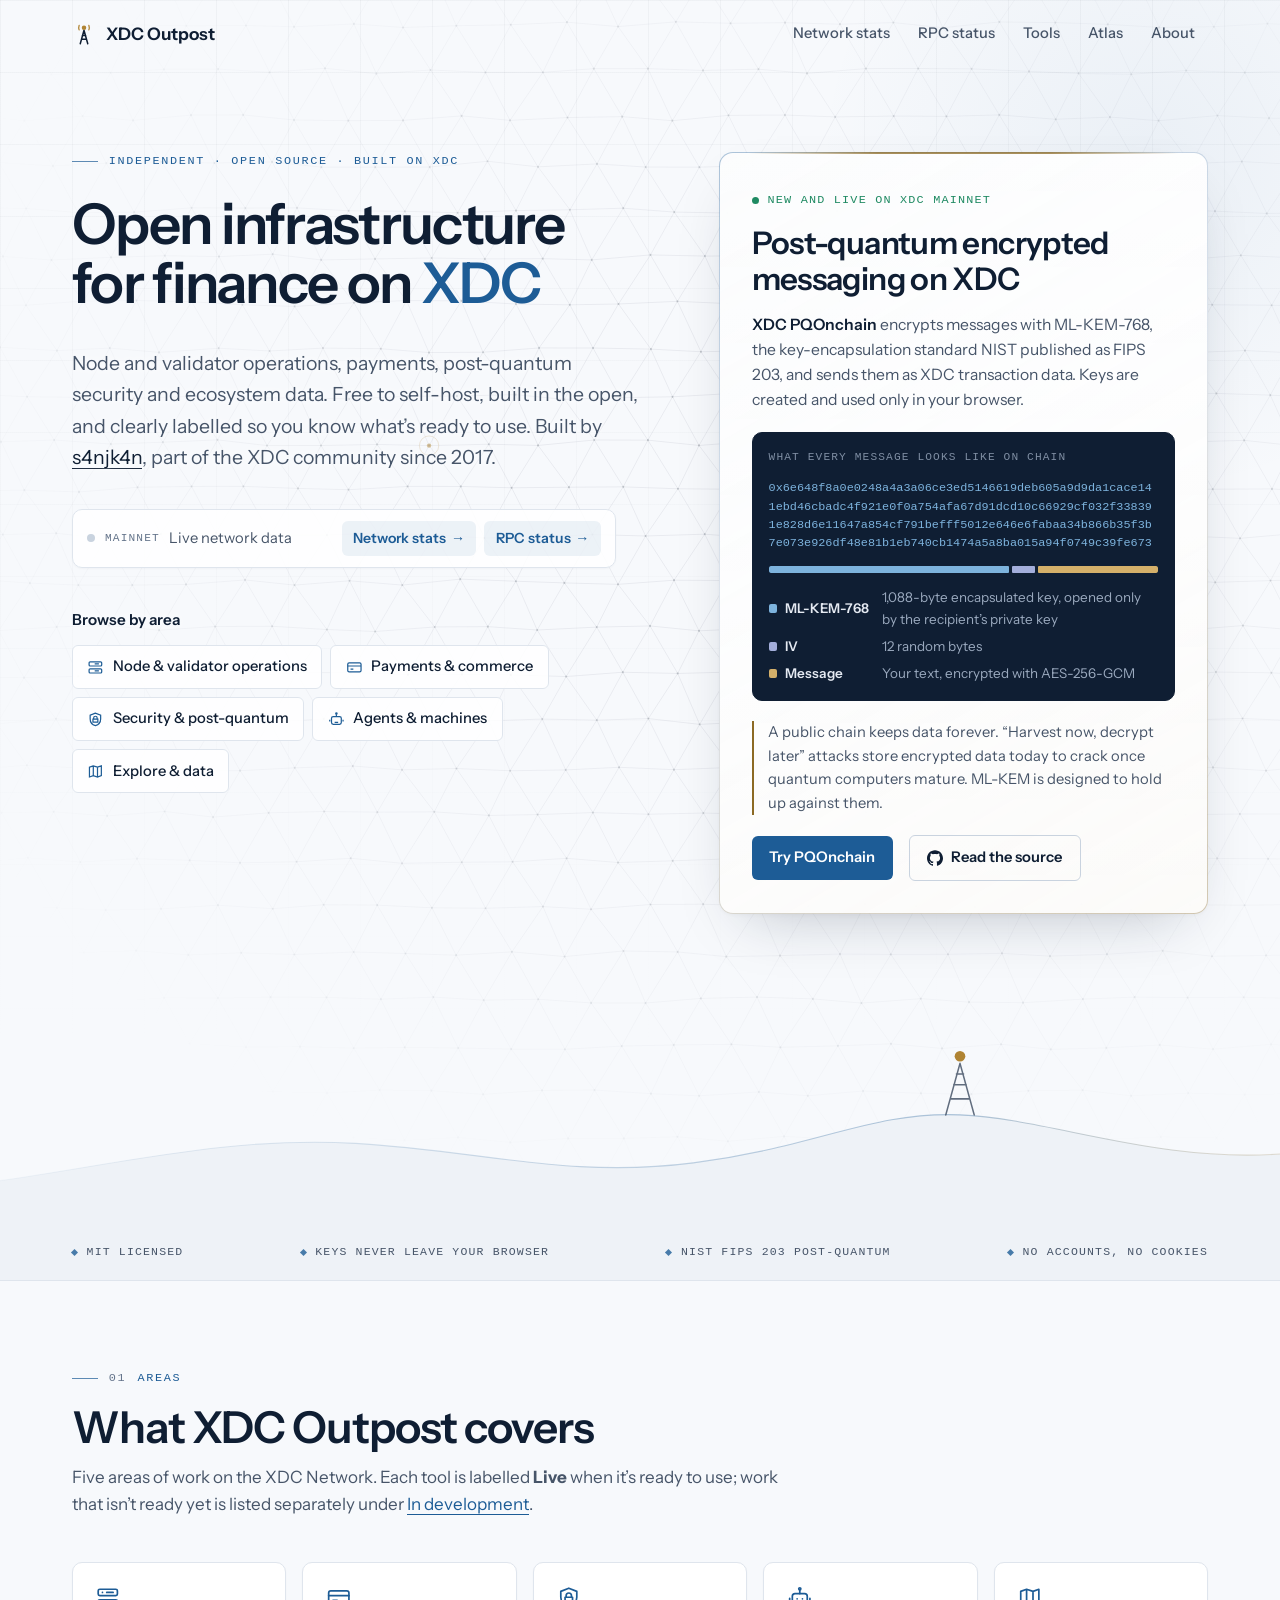
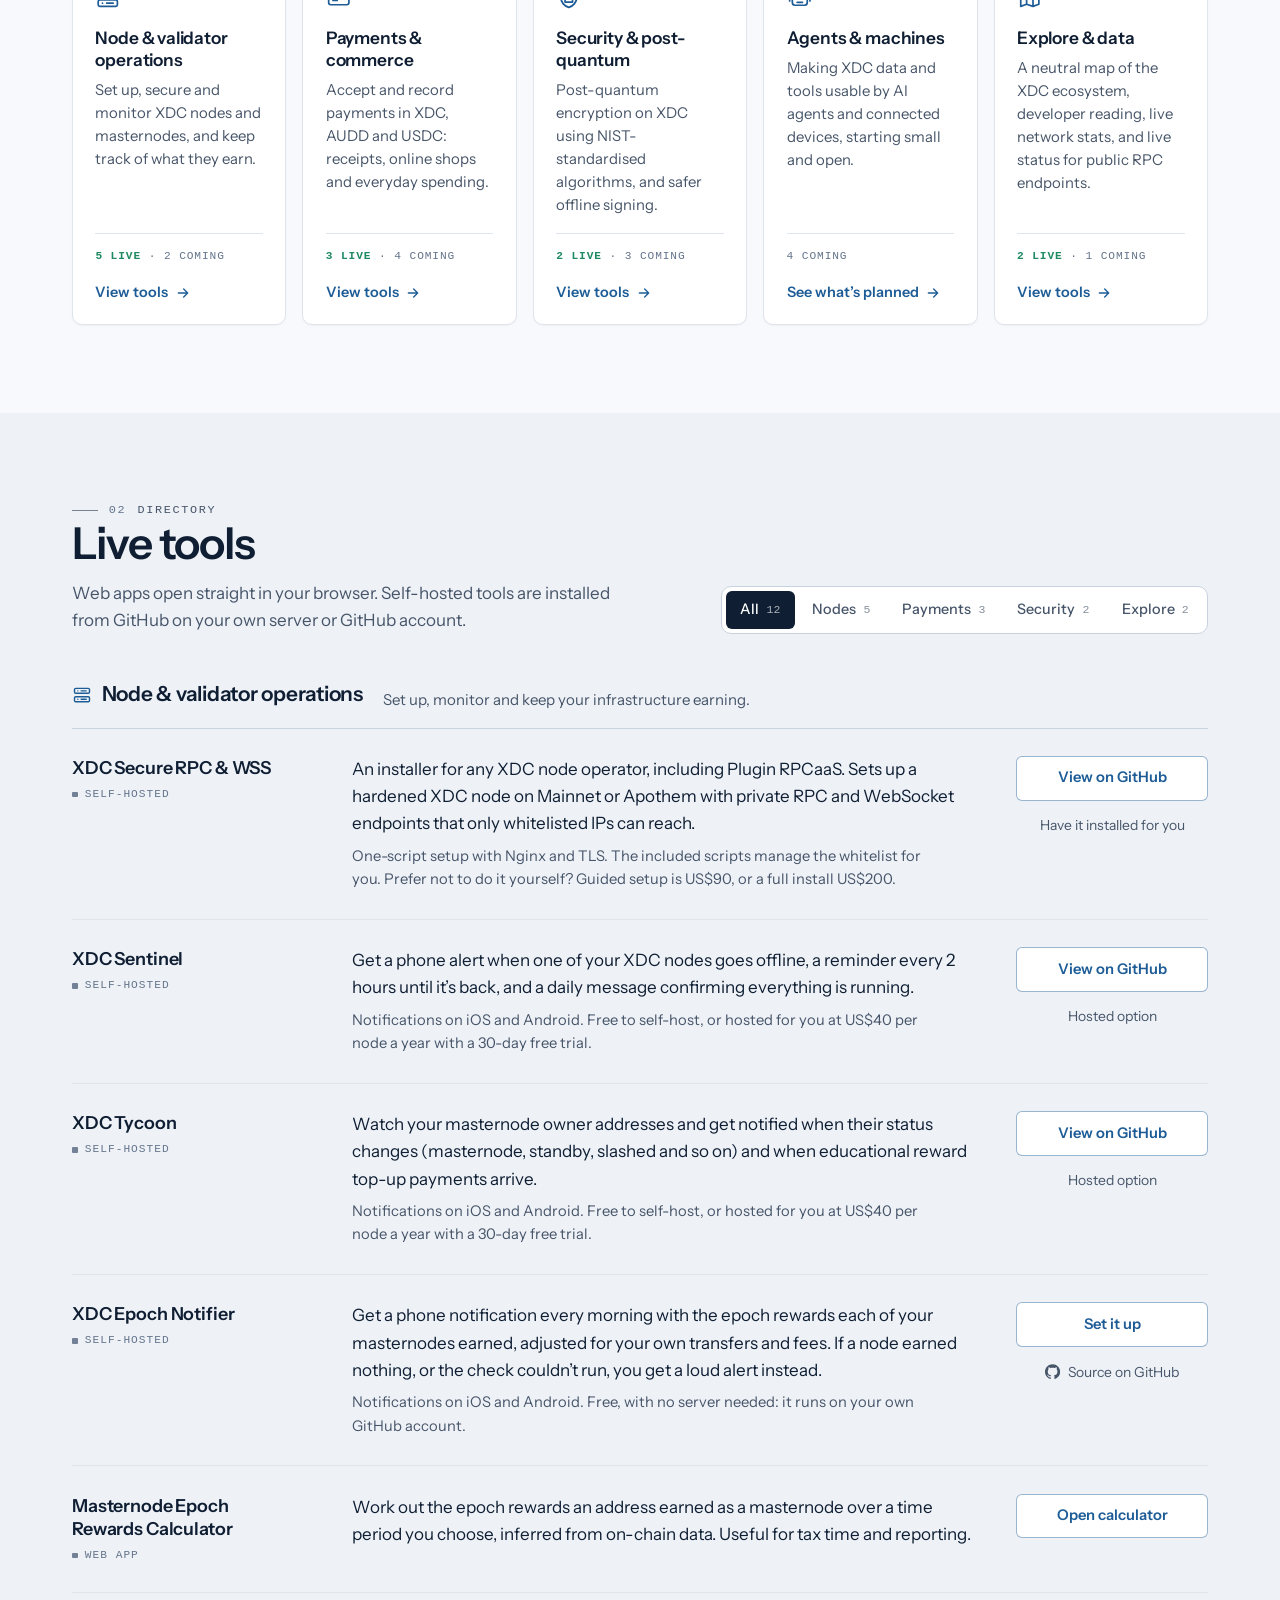
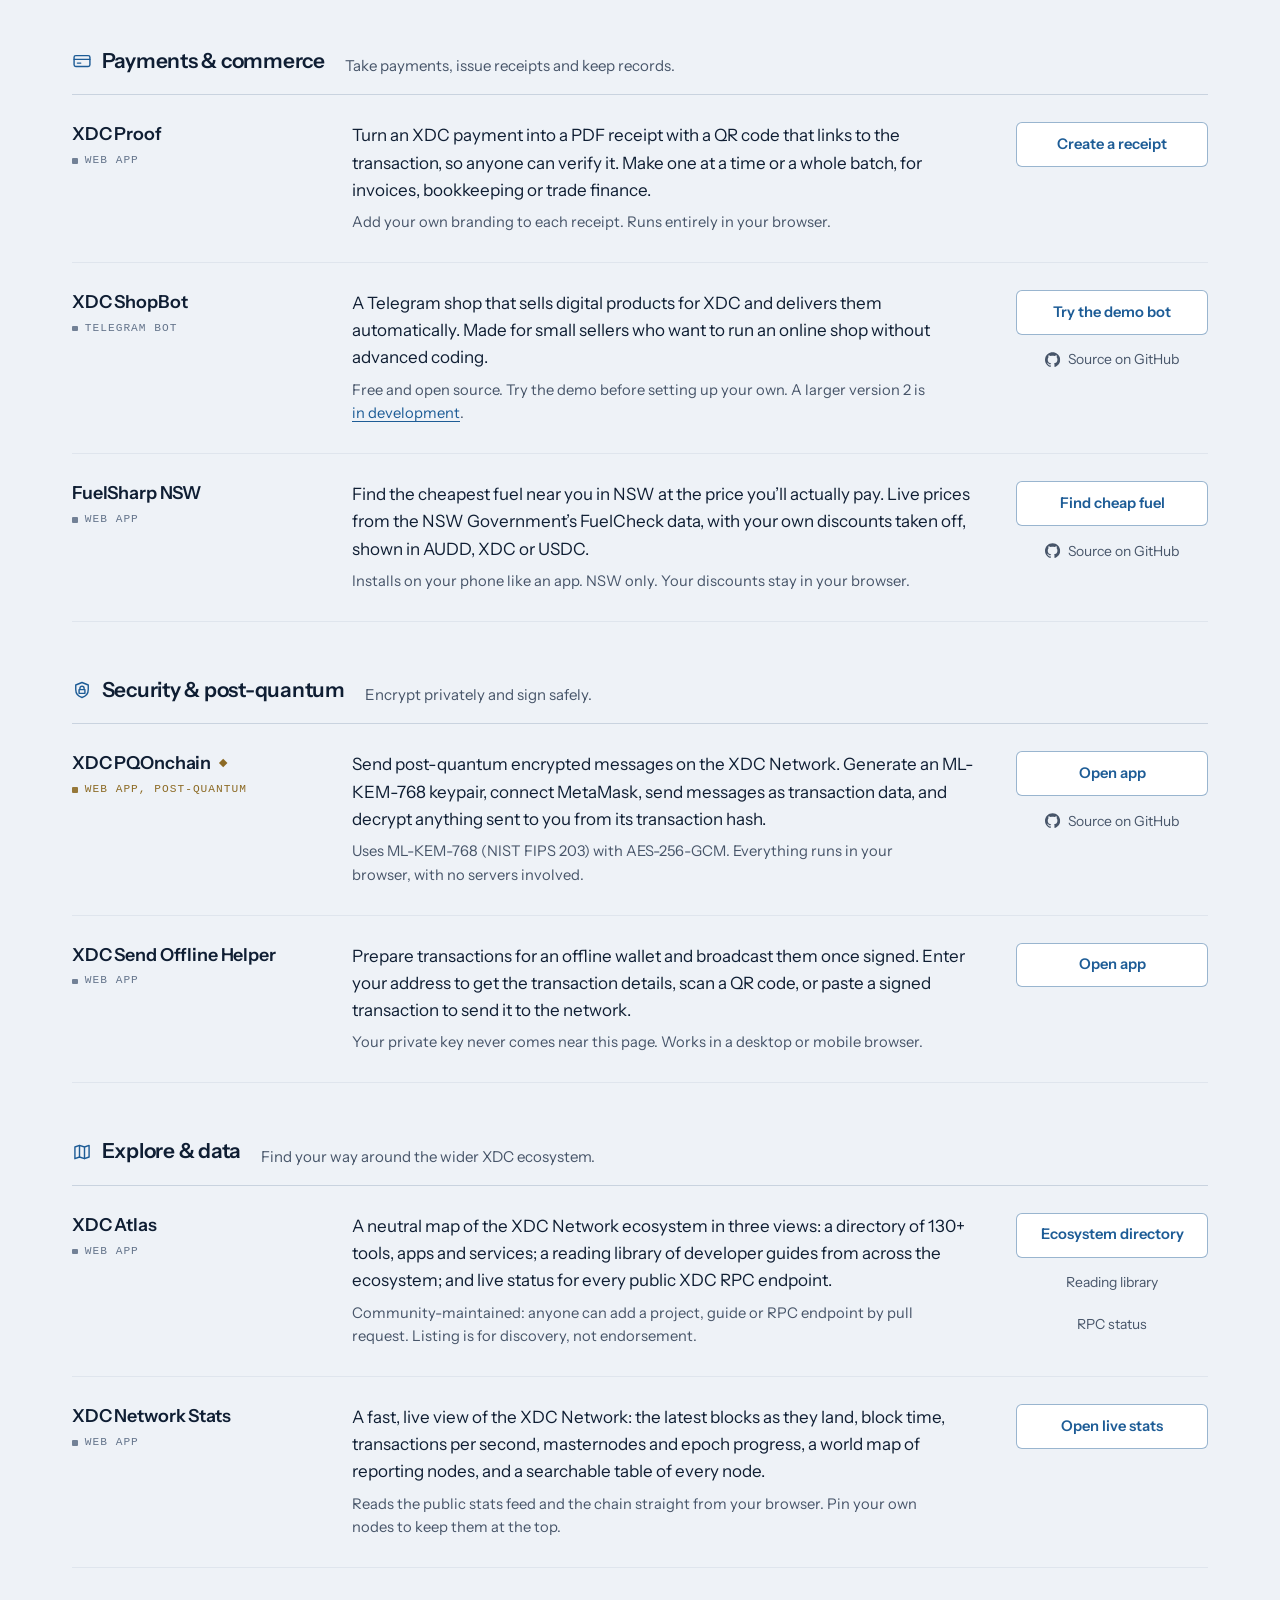
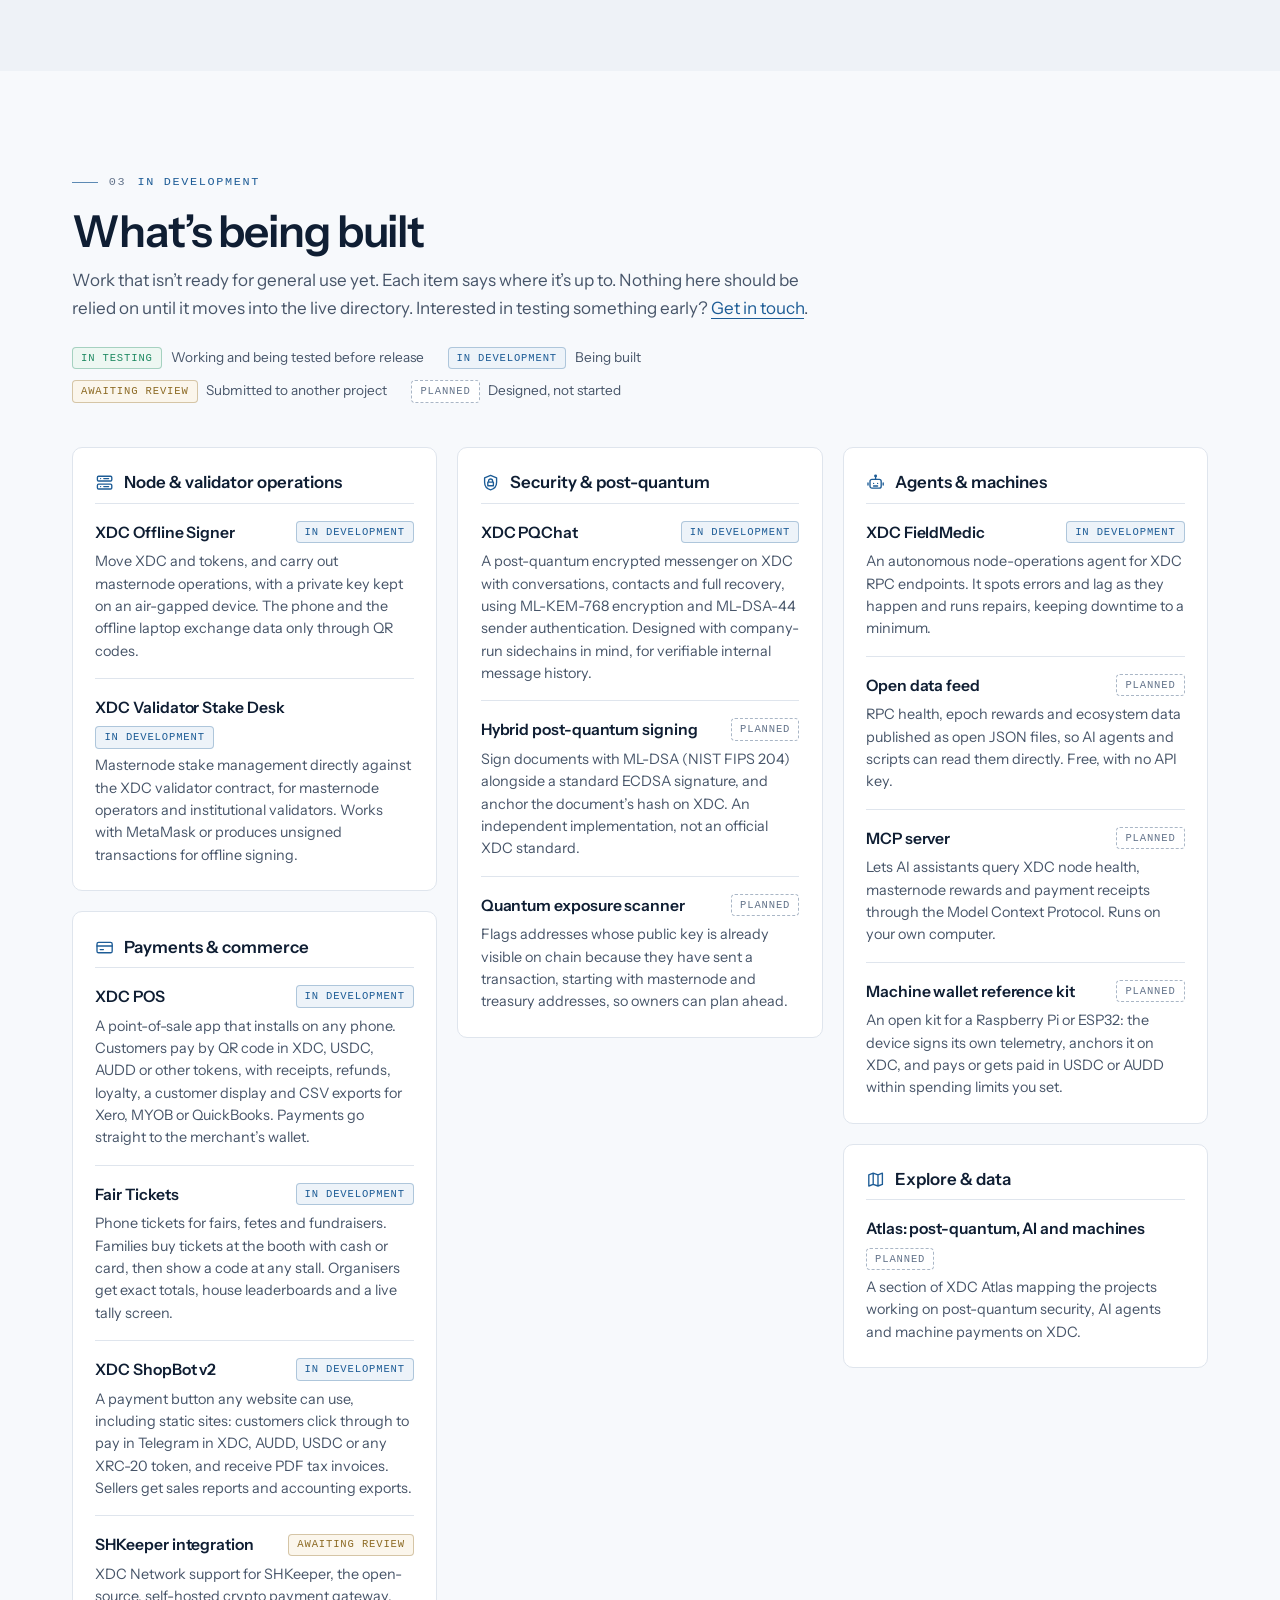
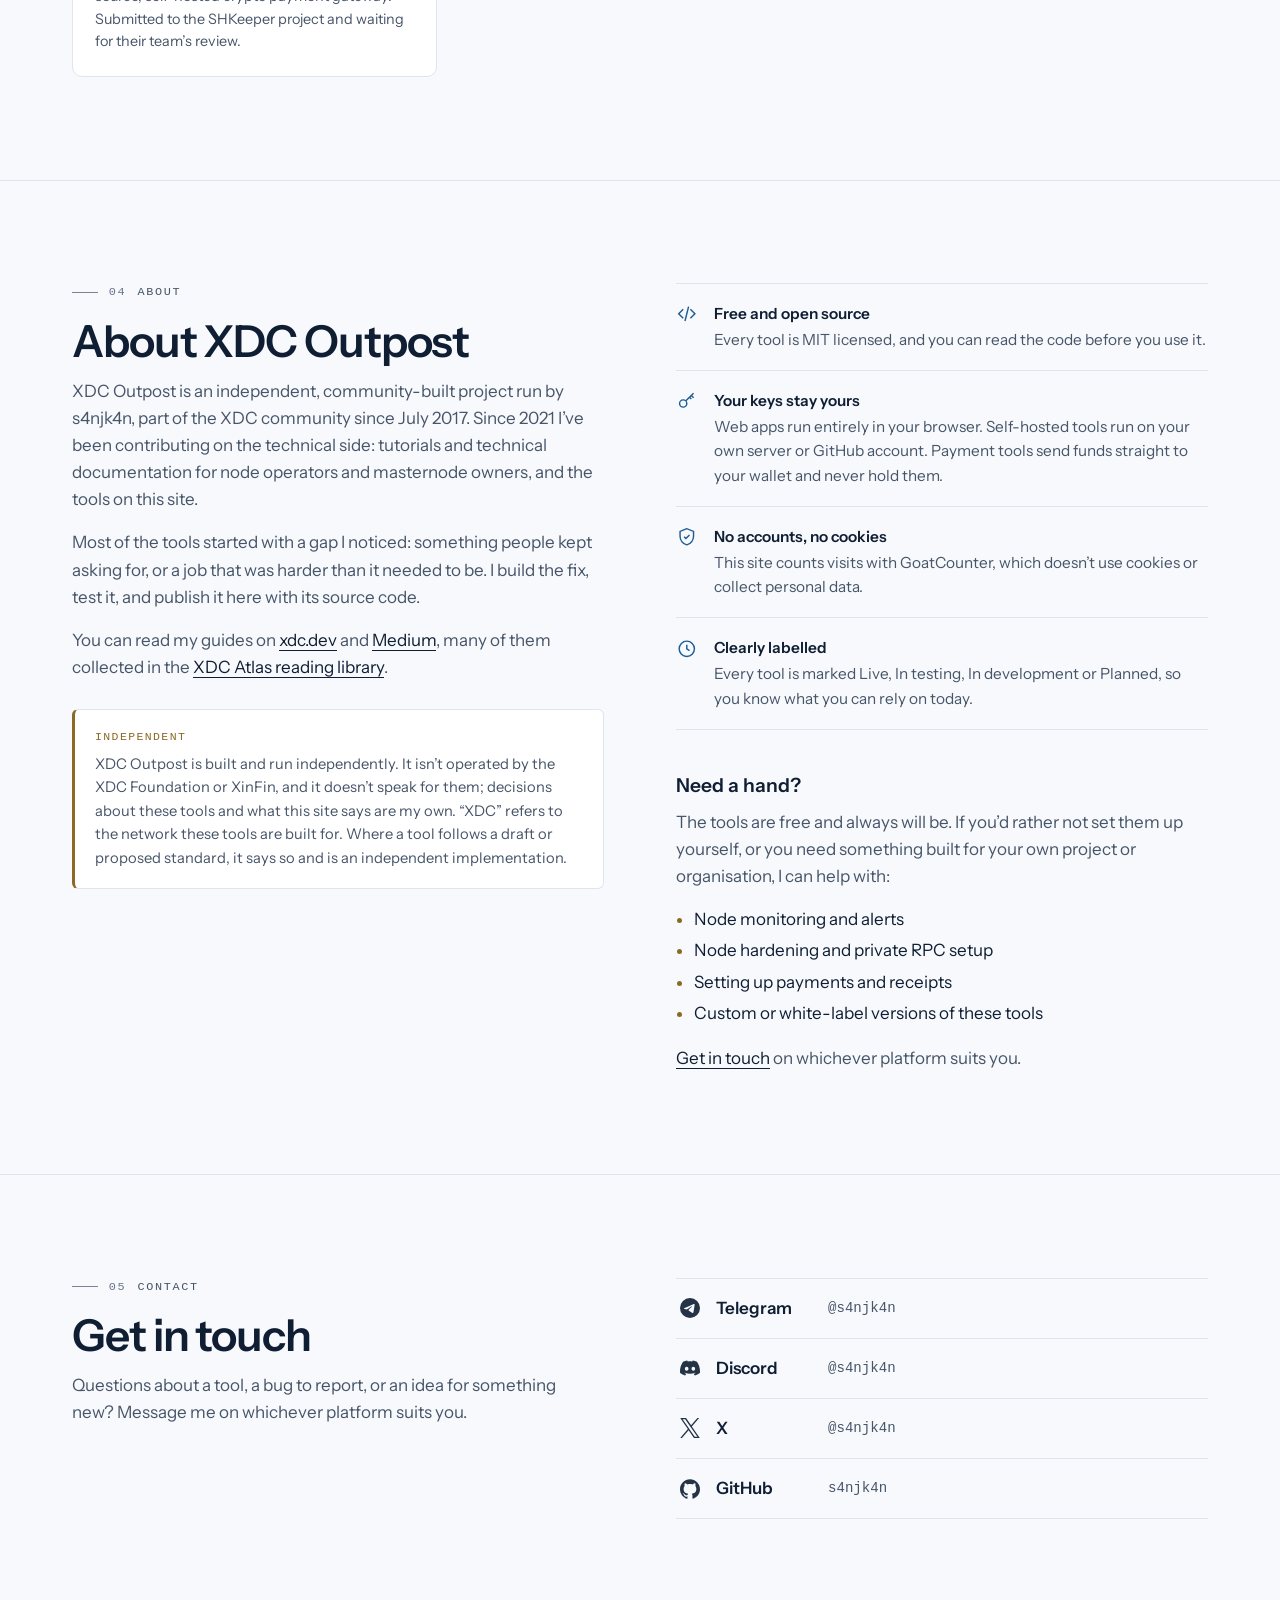
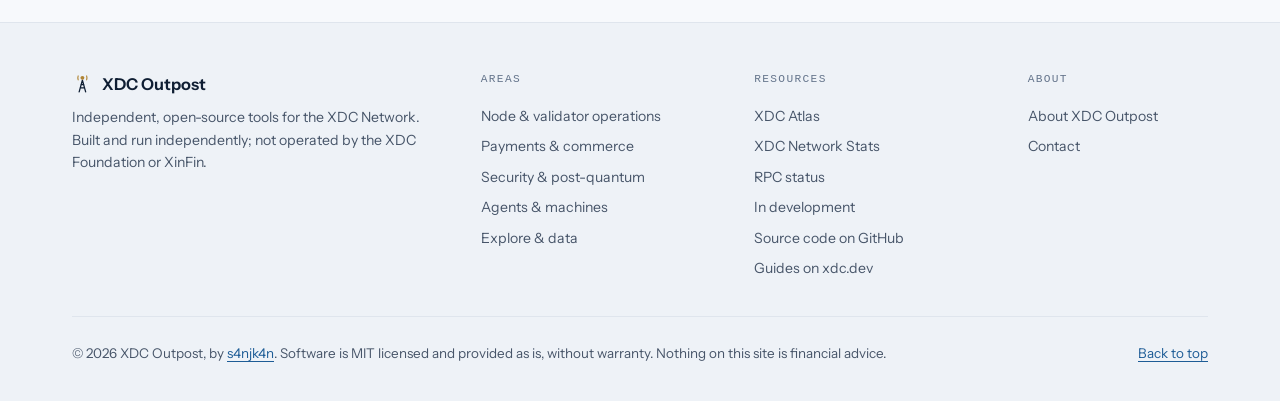
<file: index.html>
<!DOCTYPE html>
<html lang="en">
<head>
  <meta charset="UTF-8">
  <meta name="viewport" content="width=device-width, initial-scale=1, viewport-fit=cover">
  <title>XDC Outpost: independent, open-source infrastructure for the XDC Network</title>
  <meta name="description" content="Independent, open-source tools for the XDC Network: node and validator operations, payments and commerce, post-quantum security, and ecosystem data.">
  <link rel="canonical" href="https://xdcoutpost.xyz/">
  <meta name="theme-color" content="#FFFFFF">
  <meta name="color-scheme" content="light">
  <link rel="icon" href="assets/favicon.svg" type="image/svg+xml">

  <meta property="og:type" content="website">
  <meta property="og:url" content="https://xdcoutpost.xyz/">
  <meta property="og:title" content="XDC Outpost">
  <meta property="og:description" content="Independent, open-source tools for the XDC Network: node operations, payments, post-quantum security and ecosystem data.">
  <meta property="og:image" content="https://xdcoutpost.xyz/assets/og.png">
  <meta name="twitter:card" content="summary_large_image">
  <meta name="twitter:site" content="@s4njk4n">

  <script type="application/ld+json">
  {
    "@context": "https://schema.org",
    "@graph": [
      { "@type": "WebSite", "name": "XDC Outpost", "url": "https://xdcoutpost.xyz/",
        "author": { "@id": "#s4njk4n" } },
      { "@type": "Person", "@id": "#s4njk4n", "name": "s4njk4n",
        "sameAs": ["https://github.com/s4njk4n", "https://x.com/s4njk4n", "https://t.me/s4njk4n", "https://www.xdc.dev/s4njk4n", "https://medium.com/@s4njk4n"] },
      { "@type": "SoftwareApplication", "name": "XDC PQOnchain",
        "applicationCategory": "SecurityApplication", "operatingSystem": "Web browser",
        "url": "https://xdcoutpost.xyz/XDC_PQOnchain/",
        "description": "Post-quantum encrypted messaging on the XDC Network using ML-KEM-768 and AES-256-GCM, entirely client-side.",
        "offers": { "@type": "Offer", "price": "0", "priceCurrency": "USD" },
        "author": { "@id": "#s4njk4n" } }
    ]
  }
  </script>

  <link rel="preload" href="assets/fonts/instrument-sans.woff2" as="font" type="font/woff2" crossorigin>

  <style>
    @font-face {
      font-family: "Instrument Sans";
      src: url("assets/fonts/instrument-sans.woff2") format("woff2-variations");
      font-weight: 400 700; font-stretch: 75% 100%; font-display: swap;
    }

    /* ======================================================
       Tokens
       Institutional light palette: paper white and cool greys,
       navy text, a deep steel blue for action, brass for the
       post-quantum / flagship accent. One accent per job.
       ====================================================== */
    :root {
      --void:   #F7F9FC;   /* page: cool paper white */
      --band:   #EEF2F7;   /* alternate bands */
      --deep:   #FFFFFF;   /* raised surfaces */
      --deep-2: #E7EEF6;   /* hover / selected */
      --navy:   #0F1E33;   /* terminal panels */
      --line:   #DFE5ED;
      --line-2: #C9D3DF;
      --ink:    #0F1E33;
      --mist:   #475569;
      --faint:  #64748B;
      --signal: #1D5C96;   /* deep steel blue: links, live data, primary actions */
      --flare:  #8C6A24;   /* brass: post-quantum, flagship, the outpost lamp */
      --mint:   #1F8A62;   /* "live" status */
      --iv:     #5E6BA8;

      --display: "Instrument Sans", "Helvetica Neue", "Segoe UI", sans-serif;
      --body: "Instrument Sans", "Helvetica Neue", "Segoe UI", sans-serif;
      --mono: ui-monospace, "SF Mono", "JetBrains Mono", "Cascadia Code", Menlo, Consolas, monospace;

      --wrap: 76rem;
      --gutter: clamp(1.25rem, 4vw, 2.5rem);
      --r-lg: 14px;
      --r-md: 10px;
      --r-sm: 6px;
      --ease: cubic-bezier(0.2, 0.7, 0.2, 1);
    }

    *, *::before, *::after { box-sizing: border-box; }
    /* Large monitors: widen the layout a little (text stays the same size) */
    @media (min-width: 1800px) { :root { --wrap: 84rem; } }
    html { scroll-behavior: smooth; scroll-padding-top: 5.5rem; }
    @media (prefers-reduced-motion: reduce) { html { scroll-behavior: auto; } }

    body {
      margin: 0;
      background: var(--void);
      color: var(--ink);
      font-family: var(--body);
      font-size: 1.0625rem;
      line-height: 1.6;
      -webkit-font-smoothing: antialiased;
      text-rendering: optimizeLegibility;
    }
    ::selection { background: rgb(29 92 150 / 0.18); color: var(--ink); }

    a { color: var(--signal); text-underline-offset: 0.22em; text-decoration-thickness: 1px; }
    a:hover { color: var(--ink); }
    :focus-visible { outline: 2px solid var(--signal); outline-offset: 3px; border-radius: 4px; }
    button { font: inherit; color: inherit; }

    .wrap { max-width: var(--wrap); margin: 0 auto; padding: 0 var(--gutter); }
    .nb { white-space: nowrap; }
    .sr { position: absolute; width: 1px; height: 1px; overflow: hidden; clip: rect(0 0 0 0); white-space: nowrap; }

    .skip {
      position: absolute; left: 1rem; top: -3rem; z-index: 50;
      background: var(--signal); color: #FFFFFF;
      padding: 0.5rem 1rem; border-radius: var(--r-sm); font-weight: 600;
    }
    .skip:focus { top: 1rem; }

    /* Mono "eyebrow" labels: the futuristic note, kept quiet */
    .eyebrow {
      display: flex; align-items: center; gap: 0.7rem;
      margin: 0 0 1rem;
      font-family: var(--mono); font-size: 0.74rem; font-weight: 500;
      letter-spacing: 0.14em; text-transform: uppercase; color: var(--signal);
    }
    .eyebrow::before { content: ""; width: 1.6rem; height: 1px; background: currentColor; opacity: 0.7; }
    .eyebrow .idx { color: var(--faint); }

    /* ======================================================
       Header: full-width bar, frosted once you scroll
       ====================================================== */
    .site-header {
      position: fixed; inset: 0 0 auto; z-index: 30;
      padding: env(safe-area-inset-top, 0px) env(safe-area-inset-right, 0px) 0 env(safe-area-inset-left, 0px);
      border-bottom: 1px solid transparent;
      transition: background-color 0.3s, border-color 0.3s;
    }
    .site-header.scrolled {
      background: rgb(255 255 255 / 0.88);
      box-shadow: 0 1px 12px -6px rgb(15 30 51 / 0.12);
      border-bottom-color: var(--line);
      backdrop-filter: blur(14px) saturate(1.2);
      -webkit-backdrop-filter: blur(14px) saturate(1.2);
    }
    .bar {
      max-width: var(--wrap);
      margin: 0 auto;
      display: flex; align-items: center; gap: 1rem;
      height: 4.25rem; padding: 0 var(--gutter);
    }
    .brand {
      display: flex; align-items: center; gap: 0.65rem;
      color: var(--ink); text-decoration: none; white-space: nowrap;
      font-family: var(--display); font-weight: 650; font-size: 1.08rem; letter-spacing: -0.005em;
    }
    .brand svg { width: 1.5rem; height: 1.5rem; flex: none; }
    .site-nav { display: flex; gap: 0.15rem; margin-left: auto; }
    .site-nav a {
      color: var(--mist); text-decoration: none; font-size: 0.92rem; font-weight: 500;
      padding: 0.5rem 0.8rem; border-radius: var(--r-sm); white-space: nowrap;
      transition: color 0.15s, background-color 0.15s;
    }
    .site-nav a:hover { color: var(--ink); background: rgb(15 30 51 / 0.05); }
    /* Nav: the live pages come first; on phones the two least-used links drop out and labels shorten */
    .site-nav .short { display: none; }
    @media (max-width: 640px) { .site-nav .wide { display: none; } }
    @media (max-width: 480px) { .site-nav .full { display: none; } .site-nav .short { display: inline; } }
    @media (max-width: 560px) {
      .site-nav a { padding: 0.5rem 0.55rem; }
      .bar { gap: 0.5rem; height: 3.75rem; }
    }
    @media (max-width: 380px) {
      .brand { font-size: 1rem; gap: 0.45rem; }
      .brand svg { width: 1.3rem; height: 1.3rem; }
    }

    /* ======================================================
       Hero: lattice field + console
       ====================================================== */
    .hero {
      position: relative; isolation: isolate; overflow: hidden;
      padding: clamp(7.5rem, 13vw, 9.5rem) 0 0;
      min-height: min(100svh, 60rem);
      display: flex; flex-direction: column;
    }
    #lattice {
      position: absolute; inset: 0; z-index: -1;
      width: 100%; height: 100%;   /* the fade-out is drawn inside the canvas (no CSS mask layer) */
    }
    .hero::before {             /* faint ambient light behind the console */
      content: ""; position: absolute; z-index: -1;
      width: 60rem; height: 60rem; right: -22rem; top: -20rem;
      background: radial-gradient(closest-side, rgb(29 92 150 / 0.06), transparent 70%);
      pointer-events: none;
    }
    .hero::after {              /* fine engineering grid, very low contrast */
      content: ""; position: absolute; inset: 0; z-index: -2; pointer-events: none;
      /* top layer fades the grid out, so no CSS mask is needed */
      background-image:
        linear-gradient(180deg, rgb(247 249 252 / 0) 0%, var(--void) 85%),
        linear-gradient(rgb(15 30 51 / 0.035) 1px, transparent 1px),
        linear-gradient(90deg, rgb(15 30 51 / 0.035) 1px, transparent 1px);
      background-size: 100% 100%, 72px 72px, 72px 72px;
    }
    .hero-grid {
      display: grid; gap: 2.25rem 4rem;
      grid-template-areas: "eyebrow" "title" "lede" "livebar" "routes" "feature";
      flex: 1;
    }
    .hero .eyebrow { grid-area: eyebrow; margin: 0 0 -0.75rem; }
    .hero h1 { grid-area: title; }
    .hero .lede { grid-area: lede; }
    .hero .feature { grid-area: feature; }
    .hero .routes { grid-area: routes; }
    .hero .livebar { grid-area: livebar; }
    @media (min-width: 1060px) {
      .hero-grid {
        grid-template-columns: minmax(0, 1.08fr) minmax(0, 0.92fr);
        grid-template-areas: "eyebrow feature" "title feature" "lede feature" "livebar feature" "routes feature";
        grid-template-rows: auto auto auto auto 1fr;
        column-gap: 4.5rem;
      }
    }

    .hero h1 {
      font-family: var(--display);
      font-weight: 600;
      font-size: clamp(2.5rem, 6.4vw, 4.4rem);
      line-height: 1.04; letter-spacing: -0.03em;
      margin: 0; text-wrap: balance;
    }
    .hero h1 .line { display: block; }
    @media (min-width: 1060px) { .hero h1 { font-size: clamp(3.4rem, 4.4vw, 4rem); } }
    .hero h1 .accent { color: var(--signal); }

    .lede {
      font-size: clamp(1.08rem, 1.6vw, 1.22rem); line-height: 1.6;
      color: var(--mist); max-width: 34em; margin: 0;
    }
    .lede a { color: var(--ink); }
    .lede, .routes p { text-shadow: 0 0 16px var(--void), 0 0 4px var(--void); }

    /* ---------- Live strip: chain head + one-click routes to the live pages ---------- */
    .livebar {
      display: flex; flex-wrap: wrap; align-items: center; gap: 0.6rem 1.25rem;
      padding: 0.7rem 0.9rem; border-radius: var(--r-md);
      border: 1px solid var(--line); background: rgb(255 255 255 / 0.85);
      box-shadow: 0 1px 3px -1px rgb(15 30 51 / 0.06);
      max-width: 34rem;
    }
    .livebar-head { display: flex; align-items: center; gap: 0.6rem; margin: 0; font-size: 0.92rem; color: var(--mist); font-variant-numeric: tabular-nums; }
    .livebar-head .dot { width: 0.5rem; height: 0.5rem; border-radius: 50%; background: var(--line-2); flex: none; }
    .livebar[data-state="live"] .livebar-head .dot { background: var(--mint); animation: live 2.8s ease-out infinite; }
    .livebar-head .tag { font-family: var(--mono); font-size: 0.7rem; letter-spacing: 0.1em; text-transform: uppercase; color: var(--faint); }
    .livebar[data-state="live"] .livebar-head .tag { color: var(--mint); }
    .livebar-head b { color: var(--ink); font-weight: 600; }
    .livebar-links { display: flex; gap: 0.5rem; margin-left: auto; }
    .livebar-links a {
      display: inline-flex; align-items: center; gap: 0.3rem; white-space: nowrap;
      padding: 0.38rem 0.7rem; border-radius: var(--r-sm);
      background: rgb(29 92 150 / 0.08); color: var(--signal);
      font-size: 0.88rem; font-weight: 600; text-decoration: none;
      transition: background-color 0.15s, color 0.15s;
    }
    .livebar-links a:hover { background: var(--signal); color: #FFFFFF; }
    @media (max-width: 480px) { .livebar-links { margin-left: 0; width: 100%; } .livebar-links a { flex: 1; justify-content: center; } }

    .routes { margin-top: 0.25rem; }
    .routes p { margin: 0 0 0.8rem; font-weight: 600; color: var(--ink); font-size: 0.95rem; }
    .routes ul { list-style: none; margin: 0; padding: 0; display: flex; flex-wrap: wrap; gap: 0.5rem; }
    .routes a {
      display: inline-flex; align-items: center; gap: 0.55rem;
      padding: 0.58rem 0.9rem; border-radius: var(--r-sm);
      border: 1px solid var(--line);
      background: rgb(255 255 255 / 0.85);
      color: var(--ink); text-decoration: none; font-weight: 500; font-size: 0.92rem;
      transition: border-color 0.15s, background-color 0.15s;
    }
    .routes a:hover { border-color: rgb(29 92 150 / 0.55); background: #FFFFFF; box-shadow: 0 2px 8px -4px rgb(15 30 51 / 0.15); }
    .routes svg { width: 1.05rem; height: 1.05rem; stroke: var(--signal); fill: none; stroke-width: 1.75; flex: none; }

    /* ---------- Console card (PQOnchain) ---------- */
    .feature {
      position: relative; align-self: start;
      border-radius: var(--r-lg);
      padding: clamp(1.5rem, 3vw, 2rem);
      background:
        linear-gradient(180deg, rgb(255 255 255 / 0.96), rgb(255 255 255 / 0.92)) padding-box,
        linear-gradient(150deg, rgb(29 92 150 / 0.35), var(--line) 45%, rgb(140 106 36 / 0.35)) border-box;
      border: 1px solid transparent;
      box-shadow: 0 24px 60px -28px rgb(15 30 51 / 0.28), 0 2px 6px -2px rgb(15 30 51 / 0.06);
    }
    .feature::before {          /* thin brass rule along the top: a "document" cue */
      content: ""; position: absolute; left: 1.75rem; right: 1.75rem; top: -1px; height: 2px;
      background: linear-gradient(90deg, transparent, var(--flare) 30%, var(--flare) 70%, transparent);
      opacity: 0.75;
    }
    .feature .flag {
      display: inline-flex; align-items: center; gap: 0.55rem;
      margin: 0 0 1rem; font-family: var(--mono); font-size: 0.74rem; font-weight: 500;
      letter-spacing: 0.1em; text-transform: uppercase; color: var(--mint);
    }
    .flag .live {
      width: 0.45rem; height: 0.45rem; border-radius: 50%; background: var(--mint);
      box-shadow: 0 0 0 0 rgb(31 138 98 / 0.4);
      animation: live 2.8s ease-out infinite;
    }
    @keyframes live { 0% { box-shadow: 0 0 0 0 rgb(31 138 98 / 0.4); } 70%,100% { box-shadow: 0 0 0 8px rgb(31 138 98 / 0); } }
    .feature h2 {
      font-family: var(--display); font-weight: 600;
      font-size: clamp(1.55rem, 2.5vw, 1.95rem); line-height: 1.15; letter-spacing: -0.02em;
      margin: 0 0 0.9rem; text-wrap: balance;
    }
    .feature > p { margin: 0 0 1.25rem; color: var(--mist); font-size: 0.98rem; }
    .feature > p strong { color: var(--ink); font-weight: 600; }

    /* Live payload: plaintext → ciphertext */
    .payload {
      margin: 0 0 1.25rem; padding: 1rem;
      border-radius: var(--r-md);
      background: var(--navy);
      border: 1px solid var(--navy);
      /* a dark "terminal" inset on the light page: re-map tokens locally */
      --ink: #E5EAF2; --mist: #9AA9BE; --faint: #7F8EA3;
      --signal: #7DB3DD; --flare: #D4B06A; --iv: #A3AEDB;
      color: var(--mist);
    }
    .payload figcaption {
      font-family: var(--mono); font-size: 0.7rem; letter-spacing: 0.1em; text-transform: uppercase;
      color: var(--faint); margin: 0 0 0.75rem;
    }
    .stream {
      font-family: var(--mono); font-size: 0.74rem; line-height: 1.55;
      height: calc(1.55em * 4); overflow: hidden;
      word-break: break-all; margin: 0 0 0.85rem;
      color: rgb(154 169 190 / 0.55);
    }
    .stream .k { color: var(--signal); }
    .stream .v { color: var(--iv); }
    .stream .m { color: var(--flare); }
    .stream .pt { color: var(--ink); }
    .payload-bar { display: flex; height: 0.4rem; border-radius: 2px; overflow: hidden; gap: 3px; }
    .payload-bar span { display: block; border-radius: 1px; }
    .seg-kem { flex: 5.2; background: var(--signal); }
    .seg-iv  { flex: 0.5; background: var(--iv); }
    .seg-msg { flex: 2.6; background: var(--flare); }
    .payload-key { display: grid; grid-template-columns: auto 1fr; gap: 0.35rem 0.85rem; margin: 0.9rem 0 0; font-size: 0.84rem; color: var(--mist); }
    .payload-key dt { display: flex; align-items: center; gap: 0.45rem; color: var(--ink); font-weight: 600; white-space: nowrap; }
    .payload-key dt::before { content: ""; width: 0.55rem; height: 0.55rem; border-radius: 2px; background: var(--c); }
    .payload-key dd { margin: 0; }

    .feature .why { font-size: 0.92rem; border-left: 2px solid var(--flare); padding-left: 0.9rem; }

    /* ---------- Horizon ---------- */
    /* Scales with width up to a cap; past that the ridge just extends sideways
       (paths run beyond the viewBox and overflow is visible) instead of growing taller. */
    .horizon { display: block; width: 100%; height: auto; max-height: 16.25rem; overflow: visible; margin-top: clamp(3rem, 7vw, 5rem); }
    .horizon .ridge { fill: none; stroke: url(#ridgeGrad); stroke-width: 1.25; }
    .horizon .ground { fill: var(--band); }
    .horizon .tower { fill: none; stroke: var(--mist); stroke-width: 1.75; stroke-linejoin: round; stroke-linecap: round; opacity: 0.85; }
    .horizon .lamp { fill: #B08433; }
    .horizon .ring { fill: none; stroke: var(--flare); stroke-width: 1; transform-box: fill-box; transform-origin: center; opacity: 0; animation: pulse 6s cubic-bezier(0.2, 0.6, 0.3, 1) infinite; }
    .horizon .ring:nth-of-type(2) { animation-delay: 2s; }
    .horizon .ring:nth-of-type(3) { animation-delay: 4s; }
    @keyframes pulse { 0% { transform: scale(0.15); opacity: 0.6; } 100% { transform: scale(1); opacity: 0; } }

    /* ---------- Trust strip ---------- */
    .trust { background: var(--band); border-bottom: 1px solid var(--line); }
    .trust ul {
      list-style: none; margin: 0 auto; padding: 1.15rem var(--gutter);
      max-width: var(--wrap);
      display: flex; flex-wrap: wrap; gap: 0.75rem 2.5rem; justify-content: space-between;
      font-family: var(--mono); font-size: 0.72rem; letter-spacing: 0.1em; text-transform: uppercase; color: var(--mist);
    }
    .trust li { display: flex; align-items: center; gap: 0.6rem; }
    .trust li::before { content: ""; width: 5px; height: 5px; background: var(--signal); transform: rotate(45deg); opacity: 0.8; }
    @media (max-width: 720px) { .trust ul { justify-content: flex-start; gap: 0.6rem 1.75rem; } }

    /* ======================================================
       Tools: a calm, scannable index
       Three fixed columns (name, what it does, action) so the eye
       runs straight down the names, and the action is always in
       the same place. One accent colour; no boxes per tool.
       ====================================================== */
    .catalogue { background: var(--band); padding: clamp(3.5rem, 7vw, 5.5rem) 0 clamp(4rem, 8vw, 6.5rem); position: relative; }
    .cat-head { display: flex; flex-wrap: wrap; align-items: end; justify-content: space-between; gap: 1.5rem 3rem; margin: 0 0 3rem; }
    .cat-head h2, .section-title {
      font-family: var(--display); font-weight: 600;
      font-size: clamp(2rem, 4vw, 2.75rem); letter-spacing: -0.025em; line-height: 1.08;
      margin: 0 0 0.75rem;
    }
    .cat-head p { color: var(--mist); margin: 0; max-width: 34em; }

    .filters {
      display: flex; gap: 0.2rem; padding: 0.25rem;
      border-radius: var(--r-md); border: 1px solid var(--line-2);
      background: #FFFFFF;
      overflow-x: auto; scrollbar-width: none; max-width: 100%;
    }
    .filters::-webkit-scrollbar { display: none; }
    .filters button {
      display: inline-flex; align-items: center; gap: 0.45rem;
      border: 0; background: none; cursor: pointer; white-space: nowrap;
      padding: 0.48rem 0.9rem; border-radius: var(--r-sm);
      color: var(--mist); font-size: 0.9rem; font-weight: 500;
      transition: color 0.15s, background-color 0.2s;
    }
    .filters button:hover { color: var(--ink); }
    .filters button[aria-pressed="true"] { background: var(--ink); color: #FFFFFF; }
    .filters .n { font-family: var(--mono); font-size: 0.72rem; opacity: 0.65; font-variant-numeric: tabular-nums; }

    .group { margin: 0 0 3.5rem; }
    .group:last-child { margin-bottom: 0; }
    .group[hidden] { display: none; }
    .group-head {
      display: flex; flex-wrap: wrap; align-items: baseline; gap: 0.25rem 1.25rem;
      padding: 0 0 1rem; border-bottom: 1px solid var(--line-2);
    }
    .group-head h3 {
      font-family: var(--display); font-weight: 600;
      font-size: 1.3rem; line-height: 1.2; letter-spacing: -0.012em; margin: 0;
    }
    .group-head p { color: var(--mist); margin: 0; font-size: 0.94rem; }

    .tools { list-style: none; margin: 0; padding: 0; }
    .tool {
      position: relative;
      display: grid; gap: 0.6rem 2.5rem;
      grid-template-columns: 1fr;
      padding: 1.55rem 0;
      border-bottom: 1px solid var(--line);
    }
    @media (min-width: 720px) {
      .tool { grid-template-columns: 13rem minmax(0, 1fr); }
      .tool .actions { grid-column: 2; }
    }
    @media (min-width: 1040px) {
      .tool { grid-template-columns: 15rem minmax(0, 1fr) 12rem; padding: 1.7rem 0; }
      .tool .actions { grid-column: 3; flex-direction: column; align-items: stretch; }
    }
    /* soft row highlight that bleeds past the column edges */
    .tool::before {
      content: ""; position: absolute; inset: 0 -1rem; z-index: -1;
      border-radius: var(--r-md); background: #FFFFFF; box-shadow: 0 1px 3px rgb(15 30 51 / 0.06);
      opacity: 0; transition: opacity 0.2s;
    }
    .tool:hover::before { opacity: 1; }
    .tools { position: relative; z-index: 0; }

    .tool h4 {
      font-family: var(--display); font-weight: 600; font-size: 1.12rem; letter-spacing: -0.008em;
      line-height: 1.3; margin: 0 0 0.4rem; text-wrap: balance;
    }
    .kind {
      margin: 0; display: flex; align-items: center; gap: 0.45rem;
      font-family: var(--mono); font-size: 0.7rem; letter-spacing: 0.09em; text-transform: uppercase; color: var(--faint);
    }
    .kind::before { content: ""; width: 0.35rem; height: 0.35rem; border-radius: 1px; background: currentColor; opacity: 0.9; flex: none; }
    .kind-pq { color: var(--flare); }
    .kind-soon::before { background: none; border: 1px solid currentColor; }

    .tool .desc { margin: 0; max-width: 38em; line-height: 1.6; }
    .tool .detail { margin: 0.45rem 0 0; color: var(--mist); font-size: 0.92rem; max-width: 40em; }

    /* PQOnchain: one quiet marker, not a different card */
    .tool.flagship h4::after {
      content: ""; display: inline-block; width: 0.4rem; height: 0.4rem; margin-left: 0.55rem;
      background: var(--flare); transform: rotate(45deg); vertical-align: 0.18em;
    }
    .tool.soon h4, .tool.soon .desc { color: var(--mist); }

    /* Actions: one clear main action per tool, everything else secondary */
    .actions { display: flex; flex-wrap: wrap; align-items: center; gap: 0.5rem 1rem; }
    .btn {
      display: inline-flex; align-items: center; justify-content: center; gap: 0.5rem;
      padding: 0.62rem 1.1rem; border-radius: var(--r-sm);
      font-weight: 600; font-size: 0.92rem; text-decoration: none; white-space: nowrap;
      transition: background-color 0.15s, color 0.15s, border-color 0.15s;
    }
    .btn-primary { background: var(--signal); color: #FFFFFF; }
    .btn-primary:hover { background: var(--ink); color: #FFFFFF; }
    .btn-ghost { border: 1px solid var(--line-2); color: var(--ink); }
    .btn-ghost:hover { border-color: var(--signal); color: var(--signal); background: #FFFFFF; }
    .btn svg { width: 1rem; height: 1rem; fill: currentColor; flex: none; }

    .act-main {
      display: inline-flex; align-items: center; justify-content: center;
      padding: 0.6rem 1.05rem; border-radius: var(--r-sm);
      border: 1px solid rgb(29 92 150 / 0.45); color: var(--signal); background: #FFFFFF;
      font-weight: 600; font-size: 0.92rem; text-decoration: none; white-space: nowrap;
      transition: background-color 0.15s, color 0.15s, border-color 0.15s;
    }
    .act-main:hover { background: var(--signal); border-color: var(--signal); color: #FFFFFF; }
    .act-sub {
      display: inline-flex; align-items: center; justify-content: center; gap: 0.45rem;
      padding: 0.35rem 0; color: var(--mist); font-size: 0.87rem; text-decoration: none; white-space: nowrap;
    }
    .act-sub:hover { color: var(--ink); text-decoration: underline; }
    .act-sub svg { width: 0.95rem; height: 0.95rem; fill: currentColor; flex: none; }
    .pending { color: var(--faint); font-size: 0.88rem; padding: 0.6rem 0; }
    @media (min-width: 1040px) { .pending { text-align: center; } }

    /* ======================================================
       About + contact: plain lists, no boxes
       ====================================================== */
    .about, .contact { padding: clamp(4rem, 8vw, 6.5rem) 0 0; }
    .contact { padding-bottom: clamp(4rem, 8vw, 6.5rem); }
    .about .wrap, .contact .wrap { display: grid; gap: 2rem 4.5rem; }
    @media (min-width: 900px) {
      .about .wrap, .contact .wrap { grid-template-columns: 1fr 1fr; align-items: start; }
    }
    .about p, .contact p { color: var(--mist); margin: 0 0 1rem; max-width: 31em; }
    .about p:last-child { margin-bottom: 0; }
    .about a { color: var(--ink); }
    .about a:hover { color: var(--signal); }

    .principles { list-style: none; margin: 0 0 2.5rem; padding: 0; border-top: 1px solid var(--line); }
    .principles li {
      display: grid; grid-template-columns: 1.4rem 1fr; gap: 0 1rem; align-items: start;
      padding: 1.1rem 0; border-bottom: 1px solid var(--line);
      color: var(--mist); font-size: 0.96rem;
    }
    .principles svg { grid-row: span 2; width: 1.35rem; height: 1.35rem; margin-top: 0.1rem; stroke: var(--signal); fill: none; stroke-width: 1.6; }
    .principles strong { display: block; color: var(--ink); font-weight: 600; margin-bottom: 0.1rem; }
    .about h3 { font-family: var(--display); font-weight: 600; font-size: 1.2rem; margin: 0 0 0.5rem; color: var(--ink); }
    .services { margin: 0.25rem 0 1.1rem; padding-left: 1.1rem; color: var(--ink); }
    .services li { margin: 0.25rem 0; }
    .services li::marker { color: var(--flare); }

    .contact { border-top: 1px solid var(--line); margin-top: clamp(4rem, 8vw, 6.5rem); }
    .channels { list-style: none; margin: 0; padding: 0; border-top: 1px solid var(--line); }
    .channels a {
      display: flex; align-items: center; gap: 1rem;
      padding: 1rem 0.25rem; border-bottom: 1px solid var(--line);
      color: var(--ink); text-decoration: none; transition: color 0.15s;
    }
    .channels a:hover { color: var(--signal); }
    .channels svg { width: 1.25rem; height: 1.25rem; fill: currentColor; flex: none; opacity: 0.9; }
    .channels .name { font-weight: 600; min-width: 6rem; }
    .channels .handle { color: var(--mist); font-family: var(--mono); font-size: 0.88rem; }

    .site-footer { background: var(--band); border-top: 1px solid var(--line); padding: 2rem 0 calc(2rem + env(safe-area-inset-bottom)); color: var(--mist); font-size: 0.88rem; }
    .site-footer .wrap { display: flex; flex-wrap: wrap; justify-content: space-between; gap: 1rem; }
    .site-footer p { margin: 0; }
    .site-footer a { display: inline-block; padding: 0.4rem 0; }


    /* ======================================================
       Section heads, areas overview
       ====================================================== */
    .sec-head { max-width: 46rem; margin: 0 0 2.75rem; }
    .sec-head p:not(.eyebrow) { color: var(--mist); margin: 0; }
    .sec-head p a { color: var(--signal); }

    .areas { padding: clamp(3.5rem, 7vw, 5.5rem) 0; }
    .area-grid {
      list-style: none; margin: 0; padding: 0;
      display: grid; gap: 1rem; grid-template-columns: 1fr;
    }
    @media (min-width: 560px)  { .area-grid { grid-template-columns: repeat(2, 1fr); } }
    @media (min-width: 860px)  { .area-grid { grid-template-columns: repeat(3, 1fr); } }
    @media (min-width: 1180px) { .area-grid { grid-template-columns: repeat(5, 1fr); } }
    .area {
      position: relative; display: flex; flex-direction: column;
      padding: 1.4rem 1.4rem 1.25rem;
      background: #FFFFFF; border: 1px solid var(--line); border-radius: var(--r-md);
      box-shadow: 0 1px 2px rgb(15 30 51 / 0.04);
      transition: border-color 0.15s, box-shadow 0.2s, transform 0.2s;
      scroll-margin-top: 6rem;
    }
    .area:hover { border-color: rgb(29 92 150 / 0.45); box-shadow: 0 10px 28px -16px rgb(15 30 51 / 0.3); }
    .area:target { border-color: var(--signal); box-shadow: 0 0 0 3px rgb(29 92 150 / 0.12); }
    .area-icon { width: 1.6rem; height: 1.6rem; stroke: var(--signal); fill: none; stroke-width: 1.6; stroke-linecap: round; stroke-linejoin: round; margin: 0 0 1rem; }
    .area h3 { font-family: var(--display); font-weight: 600; font-size: 1.08rem; line-height: 1.3; letter-spacing: -0.01em; margin: 0 0 0.45rem; }
    .area p { margin: 0 0 1rem; color: var(--mist); font-size: 0.93rem; line-height: 1.55; }
    .area .area-meta {
      margin-top: auto; padding-top: 0.85rem; border-top: 1px solid var(--line);
      font-family: var(--mono); font-size: 0.7rem; letter-spacing: 0.08em; text-transform: uppercase; color: var(--faint);
    }
    .area .n-live { color: var(--mint); font-weight: 600; }
    .area-link {
      display: inline-flex; align-items: center; gap: 0.4rem;
      font-weight: 600; font-size: 0.9rem; text-decoration: none; color: var(--signal);
    }
    .area-link::after { content: ""; position: absolute; inset: 0; border-radius: inherit; }   /* whole card clickable */
    .area-link svg { width: 1rem; height: 1rem; stroke: currentColor; fill: none; stroke-width: 2; stroke-linecap: round; stroke-linejoin: round; transition: transform 0.2s; }
    .area:hover .area-link svg { transform: translateX(3px); }

    .group-head h3 { display: flex; align-items: center; gap: 0.6rem; }
    .group-head h3 svg { width: 1.25rem; height: 1.25rem; stroke: var(--signal); fill: none; stroke-width: 1.7; stroke-linecap: round; stroke-linejoin: round; flex: none; }

    /* ======================================================
       In development
       ====================================================== */
    .roadmap { padding: clamp(4rem, 8vw, 6.5rem) 0; border-bottom: 1px solid var(--line); }
    .legend { display: flex; flex-wrap: wrap; gap: 0.6rem 1.5rem; margin: 1.5rem 0 0; font-size: 0.85rem; color: var(--mist); }
    .legend div { display: flex; align-items: center; gap: 0.55rem; }
    .legend dt, .legend dd { margin: 0; }

    .stage {
      display: inline-flex; align-items: center; white-space: nowrap;
      padding: 0.18rem 0.5rem; border-radius: 4px; border: 1px solid currentColor;
      font-family: var(--mono); font-size: 0.66rem; font-weight: 500; letter-spacing: 0.08em; text-transform: uppercase; line-height: 1.4;
    }
    .stage-test   { color: var(--mint);   background: #EDF7F2; border-color: rgb(31 138 98 / 0.35); }
    .stage-dev    { color: var(--signal); background: #EDF3F9; border-color: rgb(29 92 150 / 0.3); }
    .stage-review { color: var(--flare);  background: #FBF6EC; border-color: rgb(140 106 36 / 0.35); }
    .stage-plan   { color: var(--faint);  background: #FFFFFF; border: 1px dashed #A9B6C6; }

    .rm-grid { columns: 3 21rem; column-gap: 1.25rem; }
    .rm-grid > .rm-area { break-inside: avoid; margin: 0 0 1.25rem; }
    .rm-area {
      background: #FFFFFF; border: 1px solid var(--line); border-radius: var(--r-md);
      padding: 1.35rem 1.4rem 0.5rem; scroll-margin-top: 6rem;
    }
    .rm-area:target { border-color: var(--signal); box-shadow: 0 0 0 3px rgb(29 92 150 / 0.12); }
    .rm-area h3 {
      display: flex; align-items: center; gap: 0.6rem;
      font-family: var(--display); font-weight: 600; font-size: 1.05rem; margin: 0 0 0.4rem;
    }
    .rm-area h3 svg { width: 1.2rem; height: 1.2rem; stroke: var(--signal); fill: none; stroke-width: 1.7; stroke-linecap: round; stroke-linejoin: round; flex: none; }
    .rm-area ul { list-style: none; margin: 0; padding: 0; }
    .rm-area li { padding: 1rem 0; border-top: 1px solid var(--line); }
    .rm-top { display: flex; flex-wrap: wrap; align-items: center; justify-content: space-between; gap: 0.4rem 0.75rem; margin: 0 0 0.35rem; }
    .rm-area h4 { margin: 0; font-family: var(--display); font-weight: 600; font-size: 0.98rem; letter-spacing: -0.005em; }
    .rm-area li p { margin: 0; color: var(--mist); font-size: 0.9rem; line-height: 1.55; }

    /* ======================================================
       Independence note + footer
       ====================================================== */
    .independence {
      margin: 1.75rem 0 0; padding: 1.1rem 1.25rem;
      background: #FFFFFF; border: 1px solid var(--line); border-left: 3px solid var(--flare); border-radius: var(--r-sm);
    }
    .independence h3 { font-family: var(--mono); font-size: 0.72rem; font-weight: 500; letter-spacing: 0.12em; text-transform: uppercase; color: var(--flare); margin: 0 0 0.4rem; }
    .about .independence p { margin: 0; font-size: 0.92rem; max-width: none; }

    .foot-grid { display: grid; gap: 2rem 3rem; grid-template-columns: 1fr; padding: 1rem 0 2rem; }
    @media (min-width: 760px) { .foot-grid { grid-template-columns: 1.6fr 1fr 1fr 0.8fr; } }
    .foot-name { display: flex; align-items: center; gap: 0.55rem; margin: 0 0 0.6rem !important; font-family: var(--display); font-weight: 650; font-size: 1.02rem; color: var(--ink); }
    .foot-name svg { width: 1.3rem; height: 1.3rem; }
    .foot-brand p:not(.foot-name) { max-width: 24rem; }
    .site-footer h2 { font-family: var(--mono); font-size: 0.7rem; font-weight: 500; letter-spacing: 0.12em; text-transform: uppercase; color: var(--faint); margin: 0 0 0.75rem; }
    .site-footer ul { list-style: none; margin: 0; padding: 0; }
    .site-footer li a { color: var(--mist); text-decoration: none; padding: 0.25rem 0; }
    .site-footer li a:hover { color: var(--signal); text-decoration: underline; }
    .site-footer .wrap { display: block; }
    .foot-base { display: flex; flex-wrap: wrap; justify-content: space-between; gap: 0.5rem 2rem; padding-top: 1.25rem; border-top: 1px solid var(--line); font-size: 0.84rem; }
    .foot-base p { max-width: 52rem; }

    /* Phones and tablets: frosted-glass blur over a live animation is very
       memory-hungry in mobile Safari, so use solid backgrounds instead. */
    @media (pointer: coarse), (max-width: 1060px) {
      *, *::before, *::after { -webkit-backdrop-filter: none !important; backdrop-filter: none !important; }
      .site-header.scrolled { background: rgb(255 255 255 / 0.97); }
    }

    /* ======================================================
       Load sequence (one orchestrated moment) + reduced motion
       ====================================================== */
    .js .hero .eyebrow, .js .hero h1 .line, .js .hero .lede, .js .hero .livebar, .js .hero .routes, .js .hero .feature {
      opacity: 0; transform: translateY(12px);
      animation: rise 0.9s var(--ease) forwards;
    }
    .js .hero h1 .line:nth-child(1) { animation-delay: 0.04s; }
    .js .hero h1 .line:nth-child(2) { animation-delay: 0.1s; }
    .js .hero h1 .line:nth-child(3) { animation-delay: 0.16s; }
    .js .hero .lede   { animation-delay: 0.26s; }
    .js .hero .livebar { animation-delay: 0.31s; }
    .js .hero .routes { animation-delay: 0.36s; }
    .js .hero .feature { animation-delay: 0.3s; }
    @keyframes rise { to { opacity: 1; transform: none; } }

    @media (prefers-reduced-motion: reduce) {
      *, *::before, *::after { animation-duration: 0.001ms !important; animation-iteration-count: 1 !important; animation-delay: 0s !important; transition-duration: 0.001ms !important; }
      .horizon .ring { opacity: 0.3; }
    }
  </style>
  <script>document.documentElement.classList.add('js');</script>
  <script src="/assets/analytics.js"></script>
</head>
<body>
  <a class="skip" href="#tools">Skip to tools</a>

  <!-- Icon sprite -->
  <svg width="0" height="0" style="position:absolute" aria-hidden="true">
    <defs>
      <linearGradient id="ridgeGrad" gradientUnits="userSpaceOnUse" x1="0" x2="1440" y1="0" y2="0">
        <stop offset="0" stop-color="#1D5C96" stop-opacity="0.04"/>
        <stop offset="0.75" stop-color="#1D5C96" stop-opacity="0.35"/>
        <stop offset="1" stop-color="#8C6A24" stop-opacity="0.2"/>
      </linearGradient>
    </defs>
    <symbol id="i-beacon" viewBox="0 0 32 32">
      <path d="M11 29 L16 11 L21 29 M12.6 23 H19.4 M13.8 18 H18.2" fill="none" stroke="#0F1E33" stroke-width="2" stroke-linecap="round" stroke-linejoin="round"/>
      <circle cx="16" cy="7.5" r="3" fill="#B08433"/>
      <path d="M9.5 4.5 A9 9 0 0 0 9.5 10.5 M22.5 4.5 A9 9 0 0 1 22.5 10.5" fill="none" stroke="#B08433" stroke-width="1.75" stroke-linecap="round"/>
    </symbol>
    <symbol id="a-nodes" viewBox="0 0 24 24"><rect x="3" y="4" width="18" height="6" rx="1.5"/><rect x="3" y="14" width="18" height="6" rx="1.5"/><path d="M7 7h.01M7 17h.01M11 7h6M11 17h6"/></symbol>
    <symbol id="a-pay" viewBox="0 0 24 24"><rect x="2.5" y="5.5" width="19" height="13" rx="2"/><path d="M2.5 10h19M6.5 14.5h4"/></symbol>
    <symbol id="a-shield" viewBox="0 0 24 24"><path d="M12 3 4.5 6v5.5c0 4.5 3.2 8.3 7.5 9.5 4.3-1.2 7.5-5 7.5-9.5V6L12 3z"/><path d="M9.5 11.5V10a2.5 2.5 0 0 1 5 0v1.5M8.5 11.5h7v4.5h-7z"/></symbol>
    <symbol id="a-agent" viewBox="0 0 24 24"><rect x="5" y="8" width="14" height="11" rx="2.5"/><path d="M12 4.5V8M9.5 13h.01M14.5 13h.01M9.5 16.2h5M2.5 12.5V15M21.5 12.5V15"/><circle cx="12" cy="3.6" r="1"/></symbol>
    <symbol id="a-map" viewBox="0 0 24 24"><path d="M9 4 3.5 6v14L9 18l6 2 5.5-2V4L15 6 9 4zM9 4v14M15 6v14"/></symbol>
    <symbol id="i-arrow" viewBox="0 0 24 24"><path d="M5 12h14M13 6l6 6-6 6"/></symbol>
    <symbol id="i-github" viewBox="0 0 24 24"><path d="M12 .297c-6.63 0-12 5.373-12 12 0 5.303 3.438 9.8 8.205 11.385.6.113.82-.258.82-.577 0-.285-.01-1.04-.015-2.04-3.338.724-4.042-1.61-4.042-1.61C4.422 18.07 3.633 17.7 3.633 17.7c-1.087-.744.084-.729.084-.729 1.205.084 1.838 1.236 1.838 1.236 1.07 1.835 2.809 1.305 3.495.998.108-.776.417-1.305.76-1.605-2.665-.3-5.466-1.332-5.466-5.93 0-1.31.465-2.38 1.235-3.22-.135-.303-.54-1.523.105-3.176 0 0 1.005-.322 3.3 1.23.96-.267 1.98-.399 3-.405 1.02.006 2.04.138 3 .405 2.28-1.552 3.285-1.23 3.285-1.23.645 1.653.24 2.873.12 3.176.765.84 1.23 1.91 1.23 3.22 0 4.61-2.805 5.625-5.475 5.92.42.36.81 1.096.81 2.22 0 1.606-.015 2.896-.015 3.286 0 .315.21.69.825.57C20.565 22.092 24 17.592 24 12.297c0-6.627-5.373-12-12-12"/></symbol>
    <symbol id="i-telegram" viewBox="0 0 24 24"><path d="M11.944 0A12 12 0 0 0 0 12a12 12 0 0 0 12 12 12 12 0 0 0 12-12A12 12 0 0 0 12 0a12 12 0 0 0-.056 0zm4.962 7.224c.1-.002.321.023.465.14a.506.506 0 0 1 .171.325c.016.093.036.306.02.472-.18 1.898-.962 6.502-1.36 8.627-.168.9-.499 1.201-.82 1.23-.696.065-1.225-.46-1.9-.902-1.056-.693-1.653-1.124-2.678-1.8-1.185-.78-.417-1.210.258-1.910.177-.184 3.247-2.977 3.307-3.230.007-.032.014-.15-.056-.212s-.174-.041-.249-.024c-.106.024-1.793 1.14-5.061 3.345-.48.33-.913.49-1.302.48-.428-.008-1.252-.241-1.865-.44-.752-.245-1.349-.374-1.297-.789.027-.216.325-.437.893-.663 3.498-1.524 5.83-2.529 6.998-3.014 3.332-1.386 4.025-1.627 4.476-1.635z"/></symbol>
    <symbol id="i-discord" viewBox="0 0 24 24"><path d="M20.317 4.3698a19.7913 19.7913 0 00-4.8851-1.5152.0741.0741 0 00-.0785.0371c-.211.3753-.4447.8648-.6083 1.2495-1.8447-.2762-3.68-.2762-5.4868 0-.1636-.3933-.4058-.8742-.6177-1.2495a.077.077 0 00-.0785-.037 19.7363 19.7363 0 00-4.8852 1.515.0699.0699 0 00-.0321.0277C.5334 9.0458-.319 13.5799.0992 18.0578a.0824.0824 0 00.0312.0561c2.0528 1.5076 4.0413 2.4228 5.9929 3.0294a.0777.0777 0 00.0842-.0276c.4616-.6304.8731-1.2952 1.226-1.9942a.076.076 0 00-.0416-.1057c-.6528-.2476-1.2743-.5495-1.8722-.8923a.077.077 0 01-.0076-.1277c.1258-.0943.2517-.1923.3718-.2914a.0743.0743 0 01.0776-.0105c3.9278 1.7933 8.18 1.7933 12.0614 0a.0739.0739 0 01.0785.0095c.1202.099.246.1981.3728.2924a.077.077 0 01-.0066.1276 12.2986 12.2986 0 01-1.873.8914.0766.0766 0 00-.0407.1067c.3604.698.7719 1.3628 1.225 1.9932a.076.076 0 00.0842.0286c1.961-.6067 3.9495-1.5219 6.0023-3.0294a.077.077 0 00.0313-.0552c.5004-5.177-.8382-9.6739-3.5485-13.6604a.061.061 0 00-.0312-.0286zM8.02 15.3312c-1.1825 0-2.1569-1.0857-2.1569-2.419 0-1.3332.9555-2.4189 2.157-2.4189 1.2108 0 2.1757 1.0952 2.1568 2.419 0 1.3332-.9555 2.4189-2.1569 2.4189zm7.9748 0c-1.1825 0-2.1569-1.0857-2.1569-2.419 0-1.3332.9554-2.4189 2.1569-2.4189 1.2108 0 2.1757 1.0952 2.1568 2.419 0 1.3332-.946 2.4189-2.1568 2.4189Z"/></symbol>
    <symbol id="i-x" viewBox="0 0 24 24"><path d="M14.234 10.162 22.977 0h-2.072l-7.591 8.824L7.251 0H.258l9.168 13.343L.258 24H2.33l8.016-9.318L16.749 24h6.993zm-2.837 3.299-.929-1.329L3.076 1.56h3.182l5.965 8.532.929 1.329 7.754 11.09h-3.182z"/></symbol>
  </svg>

  <header class="site-header" id="top">
    <div class="bar">
      <a class="brand" href="#top" aria-label="XDC Outpost, back to top">
        <svg aria-hidden="true"><use href="#i-beacon"/></svg>
        XDC Outpost
      </a>
      <nav class="site-nav" aria-label="Main">
        <a href="/XDC_Network_Stats/" data-goatcounter-click="nav/network-stats"><span class="full">Network stats</span><span class="short">Stats</span></a>
        <a href="/XDC_Atlas/#rpc-status" data-goatcounter-click="nav/rpc-status"><span class="full">RPC status</span><span class="short">RPCs</span></a>
        <a href="#tools">Tools</a>
        <a class="wide" href="/XDC_Atlas/" data-goatcounter-click="nav/atlas">Atlas</a>
        <a class="wide" href="#about">About</a>
      </nav>
    </div>
  </header>

  <main>
    <section class="hero" aria-labelledby="hero-title">
      <canvas id="lattice" aria-hidden="true"></canvas>
      <div class="wrap hero-grid">
        <p class="eyebrow">Independent · Open source · Built on XDC</p>
        <h1 id="hero-title"><span class="line">Open infrastructure</span> <span class="line">for finance on <span class="accent">XDC</span></span></h1>
        <p class="lede">Node and validator operations, payments, post-quantum security and ecosystem data. Free to self-host, built in the open, and clearly labelled so you know what’s ready to use. Built by <a href="https://github.com/s4njk4n" target="_blank" rel="noopener" data-goatcounter-click="github/profile">s4njk4n</a>, part of the XDC community since 2017.</p>

        <div class="livebar" id="live" data-state="idle">
          <p class="livebar-head" aria-live="off"><span class="dot" aria-hidden="true"></span><span class="tag">Mainnet</span><span id="live-text">Live network data</span></p>
          <div class="livebar-links">
            <a href="/XDC_Network_Stats/" data-goatcounter-click="hero/network-stats">Network stats <span aria-hidden="true">→</span></a>
            <a href="/XDC_Atlas/#rpc-status" data-goatcounter-click="hero/rpc-status">RPC status <span aria-hidden="true">→</span></a>
          </div>
        </div>

        <aside class="feature" id="pq" aria-labelledby="pq-title">
          <p class="flag"><span class="live" aria-hidden="true"></span>New and live on XDC mainnet</p>
          <h2 id="pq-title">Post-quantum encrypted messaging on XDC</h2>
          <p><strong>XDC PQOnchain</strong> encrypts messages with <span class="nb">ML-KEM-768</span>, the key-encapsulation standard NIST published as FIPS 203, and sends them as XDC transaction data. Keys are created and used only in your browser.</p>

          <figure class="payload">
            <figcaption>What every message looks like on chain</figcaption>
            <div class="stream" id="stream" aria-hidden="true"></div>
            <div class="payload-bar" role="img" aria-label="Transaction data: 1,088-byte ML-KEM-768 ciphertext, 12-byte IV, then the AES-256-GCM encrypted message">
              <span class="seg-kem"></span><span class="seg-iv"></span><span class="seg-msg"></span>
            </div>
            <dl class="payload-key">
              <dt class="nb" style="--c: var(--signal)">ML-KEM-768</dt><dd>1,088-byte encapsulated key, opened only by the recipient’s private key</dd>
              <dt style="--c: var(--iv)">IV</dt><dd>12 random bytes</dd>
              <dt style="--c: var(--flare)">Message</dt><dd>Your text, encrypted with AES-256-GCM</dd>
            </dl>
          </figure>

          <p class="why">A public chain keeps data forever. “Harvest now, decrypt later” attacks store encrypted data today to crack once quantum computers mature. ML-KEM is designed to hold up against them.</p>
          <div class="actions">
            <a class="btn btn-primary" href="/XDC_PQOnchain/" data-goatcounter-click="open/XDC_PQOnchain">Try PQOnchain</a>
            <a class="btn btn-ghost" href="https://github.com/s4njk4n/XDC_PQOnchain" target="_blank" rel="noopener" data-goatcounter-click="github/XDC_PQOnchain"><svg aria-hidden="true"><use href="#i-github"/></svg>Read the source</a>
          </div>
        </aside>

        <nav class="routes" aria-label="Browse by area">
          <p>Browse by area</p>
          <ul>
            <li><a href="#area-nodes"><svg aria-hidden="true"><use href="#a-nodes"/></svg>Node &amp; validator operations</a></li>
            <li><a href="#area-payments"><svg aria-hidden="true"><use href="#a-pay"/></svg>Payments &amp; commerce</a></li>
            <li><a href="#area-security"><svg aria-hidden="true"><use href="#a-shield"/></svg>Security &amp; post-quantum</a></li>
            <li><a href="#area-agents"><svg aria-hidden="true"><use href="#a-agent"/></svg>Agents &amp; machines</a></li>
            <li><a href="#area-explore"><svg aria-hidden="true"><use href="#a-map"/></svg>Explore &amp; data</a></li>
          </ul>
        </nav>
      </div>

      <svg class="horizon" viewBox="0 -40 1440 260" preserveAspectRatio="xMidYMax meet" aria-hidden="true">
        <path class="ground" d="M-1600 150 C -900 140, -140 190, 0 170 C 140 150, 260 120, 400 128 S 640 168, 780 150 S 980 92, 1080 96 S 1300 150, 1440 140 C 1580 130, 2300 165, 3040 150 L3040 220 L-1600 220 Z"/>
        <path class="ridge" d="M-1600 150 C -900 140, -140 190, 0 170 C 140 150, 260 120, 400 128 S 640 168, 780 150 S 980 92, 1080 96 S 1300 150, 1440 140 C 1580 130, 2300 165, 3040 150"/>
        <g transform="translate(1080 96)">
          <path class="tower" d="M-16 0 L0 -58 L16 0 M-11 -18 H11 M-7 -34 H7 M-4 -46 L4 -46"/>
          <circle class="ring" cx="0" cy="-66" r="56"/>
          <circle class="ring" cx="0" cy="-66" r="56"/>
          <circle class="ring" cx="0" cy="-66" r="56"/>
          <circle class="lamp" cx="0" cy="-66" r="6"/>
        </g>
      </svg>
    </section>

    <div class="trust" aria-label="Commitments">
      <ul>
        <li>MIT licensed</li>
        <li>Keys never leave your browser</li>
        <li>NIST FIPS 203 post-quantum</li>
        <li>No accounts, no cookies</li>
      </ul>
    </div>

    <section class="areas" id="areas" aria-labelledby="areas-title">
      <div class="wrap">
        <div class="sec-head">
          <p class="eyebrow"><span class="idx">01</span> Areas</p>
          <h2 class="section-title" id="areas-title">What XDC Outpost covers</h2>
          <p>Five areas of work on the XDC Network. Each tool is labelled <strong>Live</strong> when it’s ready to use; work that isn’t ready yet is listed separately under <a href="#roadmap">In development</a>.</p>
        </div>
        <ul class="area-grid">
          <li class="area" id="area-nodes">
            <svg class="area-icon" aria-hidden="true"><use href="#a-nodes"/></svg>
            <h3>Node &amp; validator operations</h3>
            <p>Set up, secure and monitor XDC nodes and masternodes, and keep track of what they earn.</p>
            <p class="area-meta"><span class="n-live">5 live</span> · <span>2 coming</span></p>
            <a class="area-link" href="#nodes" data-filter-link="nodes">View tools<svg aria-hidden="true"><use href="#i-arrow"/></svg></a>
          </li>
          <li class="area" id="area-payments">
            <svg class="area-icon" aria-hidden="true"><use href="#a-pay"/></svg>
            <h3>Payments &amp; commerce</h3>
            <p>Accept and record payments in XDC, AUDD and USDC: receipts, online shops and everyday spending.</p>
            <p class="area-meta"><span class="n-live">3 live</span> · <span>4 coming</span></p>
            <a class="area-link" href="#payments" data-filter-link="payments">View tools<svg aria-hidden="true"><use href="#i-arrow"/></svg></a>
          </li>
          <li class="area" id="area-security">
            <svg class="area-icon" aria-hidden="true"><use href="#a-shield"/></svg>
            <h3>Security &amp; post-quantum</h3>
            <p>Post-quantum encryption on XDC using NIST-standardised algorithms, and safer offline signing.</p>
            <p class="area-meta"><span class="n-live">2 live</span> · <span>3 coming</span></p>
            <a class="area-link" href="#security" data-filter-link="security">View tools<svg aria-hidden="true"><use href="#i-arrow"/></svg></a>
          </li>
          <li class="area" id="area-agents">
            <svg class="area-icon" aria-hidden="true"><use href="#a-agent"/></svg>
            <h3>Agents &amp; machines</h3>
            <p>Making XDC data and tools usable by AI agents and connected devices, starting small and open.</p>
            <p class="area-meta"><span>4 coming</span></p>
            <a class="area-link" href="#roadmap-agents">See what’s planned<svg aria-hidden="true"><use href="#i-arrow"/></svg></a>
          </li>
          <li class="area" id="area-explore">
            <svg class="area-icon" aria-hidden="true"><use href="#a-map"/></svg>
            <h3>Explore &amp; data</h3>
            <p>A neutral map of the XDC ecosystem, developer reading, live network stats, and live status for public RPC endpoints.</p>
            <p class="area-meta"><span class="n-live">2 live</span> · <span>1 coming</span></p>
            <a class="area-link" href="#explore" data-filter-link="explore">View tools<svg aria-hidden="true"><use href="#i-arrow"/></svg></a>
          </li>
        </ul>
      </div>
    </section>

    <section class="catalogue" id="tools" aria-labelledby="tools-title">
      <div class="wrap">
        <div class="cat-head">
          <div>
            <p class="eyebrow"><span class="idx">02</span> Directory</p>
            <h2 id="tools-title">Live tools</h2>
            <p>Web apps open straight in your browser. Self-hosted tools are installed from GitHub on your own server or GitHub account.</p>
          </div>
          <div class="filters" role="group" aria-label="Show tools for">
            <button type="button" data-filter="all" aria-pressed="true">All <span class="n"></span></button>
            <button type="button" data-filter="nodes" aria-pressed="false">Nodes <span class="n"></span></button>
            <button type="button" data-filter="payments" aria-pressed="false">Payments <span class="n"></span></button>
            <button type="button" data-filter="security" aria-pressed="false">Security <span class="n"></span></button>
            <button type="button" data-filter="explore" aria-pressed="false">Explore <span class="n"></span></button>
          </div>
        </div>
        <p class="sr" aria-live="polite" id="filter-status"></p>

        <!-- Node & validator operations -->
        <div class="group" id="nodes" data-group="nodes">
          <div class="group-head">
            <h3><svg aria-hidden="true"><use href="#a-nodes"/></svg>Node &amp; validator operations</h3>
            <p>Set up, monitor and keep your infrastructure earning.</p>
          </div>
          <ul class="tools">
            <li class="tool" data-keywords="rpc websocket wss nginx tls whitelist plugin node install">
              <div><h4>XDC Secure RPC &amp; WSS</h4><p class="kind">Self-hosted</p></div>
              <div>
                <p class="desc">An installer for any XDC node operator, including Plugin RPCaaS. Sets up a hardened XDC node on Mainnet or Apothem with private RPC and WebSocket endpoints that only whitelisted IPs can reach.</p>
                <p class="detail">One-script setup with Nginx and TLS. The included scripts manage the whitelist for you. Prefer not to do it yourself? Guided setup is US$90, or a full install US$200.</p>
              </div>
              <div class="actions">
                <a class="act-main" href="https://github.com/s4njk4n/Plugin-XDC-Secure-RPC-WSS" target="_blank" rel="noopener" data-goatcounter-click="github/Plugin-XDC-Secure-RPC-WSS">View on GitHub</a>
                <a class="act-sub" href="https://github.com/s4njk4n/Plugin-XDC-Secure-RPC-WSS#done-for-you" target="_blank" rel="noopener" data-goatcounter-click="service/rpc-install">Have it installed for you</a>
              </div>
            </li>
            <li class="tool" data-keywords="monitor offline alert uptime notification phone">
              <div><h4>XDC Sentinel</h4><p class="kind">Self-hosted</p></div>
              <div>
                <p class="desc">Get a phone alert when one of your XDC nodes goes offline, a reminder every 2 hours until it’s back, and a daily message confirming everything is running.</p>
                <p class="detail">Notifications on iOS and Android. Free to self-host, or hosted for you at US$40 per node a year with a 30-day free trial.</p>
              </div>
              <div class="actions">
                <a class="act-main" href="https://github.com/s4njk4n/XDC_Sentinel" target="_blank" rel="noopener" data-goatcounter-click="github/XDC_Sentinel">View on GitHub</a>
                <a class="act-sub" href="https://github.com/s4njk4n/XDC_Sentinel#hosted-monitoring" target="_blank" rel="noopener" data-goatcounter-click="service/sentinel-hosted">Hosted option</a>
              </div>
            </li>
            <li class="tool" data-keywords="masternode status standby slashed rewards top-up notification">
              <div><h4>XDC Tycoon</h4><p class="kind">Self-hosted</p></div>
              <div>
                <p class="desc">Watch your masternode owner addresses and get notified when their status changes (masternode, standby, slashed and so on) and when educational reward top-up payments arrive.</p>
                <p class="detail">Notifications on iOS and Android. Free to self-host, or hosted for you at US$40 per node a year with a 30-day free trial.</p>
              </div>
              <div class="actions">
                <a class="act-main" href="https://github.com/s4njk4n/XDC_Tycoon" target="_blank" rel="noopener" data-goatcounter-click="github/XDC_Tycoon">View on GitHub</a>
                <a class="act-sub" href="https://github.com/s4njk4n/XDC_Tycoon#hosted-monitoring" target="_blank" rel="noopener" data-goatcounter-click="service/tycoon-hosted">Hosted option</a>
              </div>
            </li>
            <li class="tool" data-keywords="epoch rewards daily notification masternode github actions">
              <div><h4>XDC Epoch Notifier</h4><p class="kind">Self-hosted</p></div>
              <div>
                <p class="desc">Get a phone notification every morning with the epoch rewards each of your masternodes earned, adjusted for your own transfers and fees. If a node earned nothing, or the check couldn’t run, you get a loud alert instead.</p>
                <p class="detail">Notifications on iOS and Android. Free, with no server needed: it runs on your own GitHub account.</p>
              </div>
              <div class="actions">
                <a class="act-main" href="/XDC_Epoch_Notifier/" data-goatcounter-click="open/XDC_Epoch_Notifier">Set it up</a>
                <a class="act-sub" href="https://github.com/s4njk4n/XDC_Epoch_Notifier" target="_blank" rel="noopener" data-goatcounter-click="github/XDC_Epoch_Notifier"><svg aria-hidden="true"><use href="#i-github"/></svg>Source on GitHub</a>
              </div>
            </li>
            <li class="tool" data-keywords="epoch rewards calculator masternode earnings tax">
              <div><h4>Masternode Epoch Rewards Calculator</h4><p class="kind">Web app</p></div>
              <div>
                <p class="desc">Work out the epoch rewards an address earned as a masternode over a time period you choose, inferred from on-chain data. Useful for tax time and reporting.</p>
              </div>
              <div class="actions">
                <a class="act-main" href="/XDC_Masternode_Rewards_Calculator/" data-goatcounter-click="open/XDC_Masternode_Rewards_Calculator">Open calculator</a>
              </div>
            </li>
          </ul>
        </div>

        <!-- Payments & commerce -->
        <div class="group" id="payments" data-group="payments">
          <div class="group-head">
            <h3><svg aria-hidden="true"><use href="#a-pay"/></svg>Payments &amp; commerce</h3>
            <p>Take payments, issue receipts and keep records.</p>
          </div>
          <ul class="tools">
            <li class="tool" data-keywords="receipt pdf proof payment accounting invoice trade finance batch">
              <div><h4>XDC Proof</h4><p class="kind">Web app</p></div>
              <div>
                <p class="desc">Turn an XDC payment into a PDF receipt with a QR code that links to the transaction, so anyone can verify it. Make one at a time or a whole batch, for invoices, bookkeeping or trade finance.</p>
                <p class="detail">Add your own branding to each receipt. Runs entirely in your browser.</p>
              </div>
              <div class="actions">
                <a class="act-main" href="/XDC_Proof/" data-goatcounter-click="open/XDC_Proof">Create a receipt</a>
              </div>
            </li>
            <li class="tool" data-keywords="telegram shop store sell digital products bot audd usdc">
              <div><h4>XDC ShopBot</h4><p class="kind">Telegram bot</p></div>
              <div>
                <p class="desc">A Telegram shop that sells digital products for XDC and delivers them automatically. Made for small sellers who want to run an online shop without advanced coding.</p>
                <p class="detail">Free and open source. Try the demo before setting up your own. A larger version 2 is <a href="#roadmap-payments">in development</a>.</p>
              </div>
              <div class="actions">
                <a class="act-main" href="https://t.me/xdcshopbot" target="_blank" rel="noopener" data-goatcounter-click="open/xdcshopbot-demo">Try the demo bot</a>
                <a class="act-sub" href="https://github.com/s4njk4n/XDC_ShopBot" target="_blank" rel="noopener" data-goatcounter-click="github/XDC_ShopBot"><svg aria-hidden="true"><use href="#i-github"/></svg>Source on GitHub</a>
              </div>
            </li>
            <li class="tool" data-keywords="fuel petrol price nsw audd usdc cheap everyday spending">
              <div><h4>FuelSharp NSW</h4><p class="kind">Web app</p></div>
              <div>
                <p class="desc">Find the cheapest fuel near you in NSW at the price you’ll actually pay. Live prices from the NSW Government’s FuelCheck data, with your own discounts taken off, shown in AUDD, XDC or USDC.</p>
                <p class="detail">Installs on your phone like an app. NSW only. Your discounts stay in your browser.</p>
              </div>
              <div class="actions">
                <a class="act-main" href="/XDC_FuelSharpNSW/" data-goatcounter-click="open/XDC_FuelSharpNSW">Find cheap fuel</a>
                <a class="act-sub" href="https://github.com/s4njk4n/XDC_FuelSharpNSW" target="_blank" rel="noopener" data-goatcounter-click="github/XDC_FuelSharpNSW"><svg aria-hidden="true"><use href="#i-github"/></svg>Source on GitHub</a>
              </div>
            </li>
          </ul>
        </div>

        <!-- Security & post-quantum -->
        <div class="group" id="security" data-group="security">
          <div class="group-head">
            <h3><svg aria-hidden="true"><use href="#a-shield"/></svg>Security &amp; post-quantum</h3>
            <p>Encrypt privately and sign safely.</p>
          </div>
          <ul class="tools">
            <li class="tool flagship" data-keywords="post-quantum encryption message ml-kem kyber metamask private">
              <div><h4>XDC PQOnchain</h4><p class="kind kind-pq">Web app, post-quantum</p></div>
              <div>
                <p class="desc">Send post-quantum encrypted messages on the XDC Network. Generate an ML-KEM-768 keypair, connect MetaMask, send messages as transaction data, and decrypt anything sent to you from its transaction hash.</p>
                <p class="detail">Uses ML-KEM-768 (NIST FIPS 203) with AES-256-GCM. Everything runs in your browser, with no servers involved.</p>
              </div>
              <div class="actions">
                <a class="act-main" href="/XDC_PQOnchain/" data-goatcounter-click="open/XDC_PQOnchain">Open app</a>
                <a class="act-sub" href="https://github.com/s4njk4n/XDC_PQOnchain" target="_blank" rel="noopener" data-goatcounter-click="github/XDC_PQOnchain"><svg aria-hidden="true"><use href="#i-github"/></svg>Source on GitHub</a>
              </div>
            </li>
            <li class="tool" data-keywords="offline cold wallet sign broadcast qr transaction">
              <div><h4>XDC Send Offline Helper</h4><p class="kind">Web app</p></div>
              <div>
                <p class="desc">Prepare transactions for an offline wallet and broadcast them once signed. Enter your address to get the transaction details, scan a QR code, or paste a signed transaction to send it to the network.</p>
                <p class="detail">Your private key never comes near this page. Works in a desktop or mobile browser.</p>
              </div>
              <div class="actions">
                <a class="act-main" href="/XDC_Send_Offline_Helper/" data-goatcounter-click="open/XDC_Send_Offline_Helper">Open app</a>
              </div>
            </li>
          </ul>
        </div>

        <!-- Explore & data -->
        <div class="group" id="explore" data-group="explore">
          <div class="group-head">
            <h3><svg aria-hidden="true"><use href="#a-map"/></svg>Explore &amp; data</h3>
            <p>Find your way around the wider XDC ecosystem.</p>
          </div>
          <ul class="tools">
            <li class="tool" data-keywords="ecosystem map directory guides reading rpc status library atlas">
              <div><h4>XDC Atlas</h4><p class="kind">Web app</p></div>
              <div>
                <p class="desc">A neutral map of the XDC Network ecosystem in three views: a directory of 130+ tools, apps and services; a reading library of developer guides from across the ecosystem; and live status for every public XDC RPC endpoint.</p>
                <p class="detail">Community-maintained: anyone can add a project, guide or RPC endpoint by pull request. Listing is for discovery, not endorsement.</p>
              </div>
              <div class="actions">
                <a class="act-main" href="/XDC_Atlas/#ecosystem" data-goatcounter-click="open/XDC_Atlas">Ecosystem directory</a>
                <a class="act-sub" href="/XDC_Atlas/#reading" data-goatcounter-click="open/XDC_Atlas-reading">Reading library</a>
                <a class="act-sub" href="/XDC_Atlas/#rpc-status" data-goatcounter-click="open/XDC_Atlas-rpc">RPC status</a>
              </div>
            </li>
            <li class="tool" data-keywords="network stats netstats live blocks nodes masternodes epoch tps propagation map explorer dashboard">
              <div><h4>XDC Network Stats</h4><p class="kind">Web app</p></div>
              <div>
                <p class="desc">A fast, live view of the XDC Network: the latest blocks as they land, block time, transactions per second, masternodes and epoch progress, a world map of reporting nodes, and a searchable table of every node.</p>
                <p class="detail">Reads the public stats feed and the chain straight from your browser. Pin your own nodes to keep them at the top.</p>
              </div>
              <div class="actions">
                <a class="act-main" href="/XDC_Network_Stats/" data-goatcounter-click="open/XDC_Network_Stats">Open live stats</a>
              </div>
            </li>
          </ul>
        </div>
      </div>
    </section>

    <section class="roadmap" id="roadmap" aria-labelledby="roadmap-title">
      <div class="wrap">
        <div class="sec-head">
          <p class="eyebrow"><span class="idx">03</span> In development</p>
          <h2 class="section-title" id="roadmap-title">What’s being built</h2>
          <p>Work that isn’t ready for general use yet. Each item says where it’s up to. Nothing here should be relied on until it moves into the live directory. Interested in testing something early? <a href="#contact">Get in touch</a>.</p>
          <dl class="legend">
            <div><dt><span class="stage stage-test">In testing</span></dt><dd>Working and being tested before release</dd></div>
            <div><dt><span class="stage stage-dev">In development</span></dt><dd>Being built</dd></div>
            <div><dt><span class="stage stage-review">Awaiting review</span></dt><dd>Submitted to another project</dd></div>
            <div><dt><span class="stage stage-plan">Planned</span></dt><dd>Designed, not started</dd></div>
          </dl>
        </div>

        <div class="rm-grid">
          <div class="rm-area" id="roadmap-nodes">
            <h3><svg aria-hidden="true"><use href="#a-nodes"/></svg>Node &amp; validator operations</h3>
            <ul>
              <li><div class="rm-top"><h4>XDC Offline Signer</h4><span class="stage stage-dev">In development</span></div>
                <p>Move XDC and tokens, and carry out masternode operations, with a private key kept on an air-gapped device. The phone and the offline laptop exchange data only through QR codes.</p></li>
              <li><div class="rm-top"><h4>XDC Validator Stake Desk</h4><span class="stage stage-dev">In development</span></div>
                <p>Masternode stake management directly against the XDC validator contract, for masternode operators and institutional validators. Works with MetaMask or produces unsigned transactions for offline signing.</p></li>
            </ul>
          </div>

          <div class="rm-area" id="roadmap-payments">
            <h3><svg aria-hidden="true"><use href="#a-pay"/></svg>Payments &amp; commerce</h3>
            <ul>
              <li><div class="rm-top"><h4>XDC POS</h4><span class="stage stage-dev">In development</span></div>
                <p>A point-of-sale app that installs on any phone. Customers pay by QR code in XDC, USDC, AUDD or other tokens, with receipts, refunds, loyalty, a customer display and CSV exports for Xero, MYOB or QuickBooks. Payments go straight to the merchant’s wallet.</p></li>
              <li><div class="rm-top"><h4>Fair Tickets</h4><span class="stage stage-dev">In development</span></div>
                <p>Phone tickets for fairs, fetes and fundraisers. Families buy tickets at the booth with cash or card, then show a code at any stall. Organisers get exact totals, house leaderboards and a live tally screen.</p></li>
              <li><div class="rm-top"><h4>XDC ShopBot v2</h4><span class="stage stage-dev">In development</span></div>
                <p>A payment button any website can use, including static sites: customers click through to pay in Telegram in XDC, AUDD, USDC or any XRC-20 token, and receive PDF tax invoices. Sellers get sales reports and accounting exports.</p></li>
              <li><div class="rm-top"><h4>SHKeeper integration</h4><span class="stage stage-review">Awaiting review</span></div>
                <p>XDC Network support for SHKeeper, the open-source, self-hosted crypto payment gateway. Submitted to the SHKeeper project and waiting for their team’s review.</p></li>
            </ul>
          </div>

          <div class="rm-area" id="roadmap-security">
            <h3><svg aria-hidden="true"><use href="#a-shield"/></svg>Security &amp; post-quantum</h3>
            <ul>
              <li><div class="rm-top"><h4>XDC PQChat</h4><span class="stage stage-dev">In development</span></div>
                <p>A post-quantum encrypted messenger on XDC with conversations, contacts and full recovery, using ML-KEM-768 encryption and ML-DSA-44 sender authentication. Designed with company-run sidechains in mind, for verifiable internal message history.</p></li>
              <li><div class="rm-top"><h4>Hybrid post-quantum signing</h4><span class="stage stage-plan">Planned</span></div>
                <p>Sign documents with ML-DSA (NIST FIPS 204) alongside a standard ECDSA signature, and anchor the document’s hash on XDC. An independent implementation, not an official XDC standard.</p></li>
              <li><div class="rm-top"><h4>Quantum exposure scanner</h4><span class="stage stage-plan">Planned</span></div>
                <p>Flags addresses whose public key is already visible on chain because they have sent a transaction, starting with masternode and treasury addresses, so owners can plan ahead.</p></li>
            </ul>
          </div>

          <div class="rm-area" id="roadmap-agents">
            <h3><svg aria-hidden="true"><use href="#a-agent"/></svg>Agents &amp; machines</h3>
            <ul>
              <li><div class="rm-top"><h4>XDC FieldMedic</h4><span class="stage stage-dev">In development</span></div>
                <p>An autonomous node-operations agent for XDC RPC endpoints. It spots errors and lag as they happen and runs repairs, keeping downtime to a minimum.</p></li>
              <li><div class="rm-top"><h4>Open data feed</h4><span class="stage stage-plan">Planned</span></div>
                <p>RPC health, epoch rewards and ecosystem data published as open JSON files, so AI agents and scripts can read them directly. Free, with no API key.</p></li>
              <li><div class="rm-top"><h4>MCP server</h4><span class="stage stage-plan">Planned</span></div>
                <p>Lets AI assistants query XDC node health, masternode rewards and payment receipts through the Model Context Protocol. Runs on your own computer.</p></li>
              <li><div class="rm-top"><h4>Machine wallet reference kit</h4><span class="stage stage-plan">Planned</span></div>
                <p>An open kit for a Raspberry Pi or ESP32: the device signs its own telemetry, anchors it on XDC, and pays or gets paid in USDC or AUDD within spending limits you set.</p></li>
            </ul>
          </div>

          <div class="rm-area" id="roadmap-explore">
            <h3><svg aria-hidden="true"><use href="#a-map"/></svg>Explore &amp; data</h3>
            <ul>
              <li><div class="rm-top"><h4>Atlas: post-quantum, AI and machines</h4><span class="stage stage-plan">Planned</span></div>
                <p>A section of XDC Atlas mapping the projects working on post-quantum security, AI agents and machine payments on XDC.</p></li>
            </ul>
          </div>
        </div>
      </div>
    </section>

    <section class="about" id="about" aria-labelledby="about-title">
      <div class="wrap">
        <div>
          <p class="eyebrow"><span class="idx">04</span> About</p>
          <h2 class="section-title" id="about-title">About XDC Outpost</h2>
          <p>XDC Outpost is an independent, community-built project run by s4njk4n, part of the XDC community since July 2017. Since 2021 I’ve been contributing on the technical side: tutorials and technical documentation for node operators and masternode owners, and the tools on this site.</p>
          <p>Most of the tools started with a gap I noticed: something people kept asking for, or a job that was harder than it needed to be. I build the fix, test it, and publish it here with its source code.</p>
          <p>You can read my guides on <a href="https://www.xdc.dev/s4njk4n" target="_blank" rel="noopener" data-goatcounter-click="about/xdc-dev">xdc.dev</a> and <a href="https://medium.com/@s4njk4n" target="_blank" rel="noopener" data-goatcounter-click="about/medium">Medium</a>, many of them collected in the <a href="/XDC_Atlas/#reading" data-goatcounter-click="about/atlas-reading">XDC Atlas reading library</a>.</p>
          <aside class="independence" aria-label="Independence">
            <h3>Independent</h3>
            <p>XDC Outpost is built and run independently. It isn’t operated by the XDC Foundation or XinFin, and it doesn’t speak for them; decisions about these tools and what this site says are my own. “XDC” refers to the network these tools are built for. Where a tool follows a draft or proposed standard, it says so and is an independent implementation.</p>
          </aside>
        </div>
        <div>
          <ul class="principles">
            <li>
              <svg viewBox="0 0 24 24" aria-hidden="true"><path d="m8 7-5 5 5 5M16 7l5 5-5 5M14 4l-4 16"/></svg>
              <strong>Free and open source</strong>Every tool is MIT licensed, and you can read the code before you use it.</li>
            <li>
              <svg viewBox="0 0 24 24" aria-hidden="true"><circle cx="8" cy="15" r="4"/><path d="m11 12 8.5-8.5M17 6l2.5 2.5M15 8l2 2"/></svg>
              <strong>Your keys stay yours</strong>Web apps run entirely in your browser. Self-hosted tools run on your own server or GitHub account. Payment tools send funds straight to your wallet and never hold them.</li>
            <li>
              <svg viewBox="0 0 24 24" aria-hidden="true"><path d="M12 3 4.5 6v5.5c0 4.5 3.2 8.3 7.5 9.5 4.3-1.2 7.5-5 7.5-9.5V6L12 3z"/><path d="m9 12 2 2 4-4"/></svg>
              <strong>No accounts, no cookies</strong>This site counts visits with GoatCounter, which doesn’t use cookies or collect personal data.</li>
            <li>
              <svg viewBox="0 0 24 24" aria-hidden="true"><circle cx="12" cy="12" r="8.5"/><path d="M12 7.5V12l3 2"/></svg>
              <strong>Clearly labelled</strong>Every tool is marked Live, In testing, In development or Planned, so you know what you can rely on today.</li>
          </ul>
          <h3>Need a hand?</h3>
          <p>The tools are free and always will be. If you’d rather not set them up yourself, or you need something built for your own project or organisation, I can help with:</p>
          <ul class="services">
            <li>Node monitoring and alerts</li>
            <li>Node hardening and private RPC setup</li>
            <li>Setting up payments and receipts</li>
            <li>Custom or white-label versions of these tools</li>
          </ul>
          <p><a href="#contact">Get in touch</a> on whichever platform suits you.</p>
        </div>
      </div>
    </section>

    <section class="contact" id="contact" aria-labelledby="contact-title">
      <div class="wrap">
        <div>
          <p class="eyebrow"><span class="idx">05</span> Contact</p>
          <h2 class="section-title" id="contact-title">Get in touch</h2>
          <p>Questions about a tool, a bug to report, or an idea for something new? Message me on whichever platform suits you.</p>
        </div>
        <ul class="channels">
          <li><a href="https://t.me/s4njk4n" target="_blank" rel="noopener" data-goatcounter-click="contact/telegram"><svg aria-hidden="true"><use href="#i-telegram"/></svg><span class="name">Telegram</span><span class="handle">@s4njk4n</span></a></li>
          <li><a href="https://discord.com/users/852434672793288724" target="_blank" rel="noopener" data-goatcounter-click="contact/discord"><svg aria-hidden="true"><use href="#i-discord"/></svg><span class="name">Discord</span><span class="handle">@s4njk4n</span></a></li>
          <li><a href="https://x.com/s4njk4n" target="_blank" rel="noopener" data-goatcounter-click="contact/x"><svg aria-hidden="true"><use href="#i-x"/></svg><span class="name">X</span><span class="handle">@s4njk4n</span></a></li>
          <li><a href="https://github.com/s4njk4n" target="_blank" rel="noopener" data-goatcounter-click="github/profile"><svg aria-hidden="true"><use href="#i-github"/></svg><span class="name">GitHub</span><span class="handle">s4njk4n</span></a></li>
        </ul>
      </div>
    </section>
  </main>

  <footer class="site-footer">
    <div class="wrap">
      <div class="foot-grid">
        <div class="foot-brand">
          <p class="foot-name"><svg aria-hidden="true"><use href="#i-beacon"/></svg>XDC Outpost</p>
          <p>Independent, open-source tools for the XDC Network. Built and run independently; not operated by the XDC Foundation or XinFin.</p>
        </div>
        <nav aria-label="Areas">
          <h2>Areas</h2>
          <ul>
            <li><a href="#area-nodes">Node &amp; validator operations</a></li>
            <li><a href="#area-payments">Payments &amp; commerce</a></li>
            <li><a href="#area-security">Security &amp; post-quantum</a></li>
            <li><a href="#area-agents">Agents &amp; machines</a></li>
            <li><a href="#area-explore">Explore &amp; data</a></li>
          </ul>
        </nav>
        <nav aria-label="Resources">
          <h2>Resources</h2>
          <ul>
            <li><a href="/XDC_Atlas/" data-goatcounter-click="footer/atlas">XDC Atlas</a></li>
            <li><a href="/XDC_Network_Stats/" data-goatcounter-click="footer/network-stats">XDC Network Stats</a></li>
            <li><a href="/XDC_Atlas/#rpc-status" data-goatcounter-click="footer/rpc-status">RPC status</a></li>
            <li><a href="#roadmap">In development</a></li>
            <li><a href="https://github.com/s4njk4n?tab=repositories" target="_blank" rel="noopener" data-goatcounter-click="github/profile">Source code on GitHub</a></li>
            <li><a href="https://www.xdc.dev/s4njk4n" target="_blank" rel="noopener" data-goatcounter-click="footer/xdc-dev">Guides on xdc.dev</a></li>
          </ul>
        </nav>
        <nav aria-label="About">
          <h2>About</h2>
          <ul>
            <li><a href="#about">About XDC Outpost</a></li>
            <li><a href="#contact">Contact</a></li>
          </ul>
        </nav>
      </div>
      <div class="foot-base">
        <p>© <span id="year">2026</span> XDC Outpost, by <a href="https://github.com/s4njk4n" target="_blank" rel="noopener" data-goatcounter-click="github/profile">s4njk4n</a>. Software is MIT licensed and provided as is, without warranty. Nothing on this site is financial advice.</p>
        <p><a href="#top">Back to top</a></p>
      </div>
    </div>
  </footer>

  <script>
  (() => {
    const $ = (s, r = document) => r.querySelector(s);
    const $$ = (s, r = document) => [...r.querySelectorAll(s)];
    const reduce = matchMedia('(prefers-reduced-motion: reduce)').matches;

    $('#year').textContent = new Date().getFullYear();

    /* ---------- Header state ---------- */
    const header = $('.site-header');
    const onScroll = () => header.classList.toggle('scrolled', scrollY > 8);
    addEventListener('scroll', onScroll, { passive: true }); onScroll();

    /* ---------- Lattice field ----------
       ML-KEM is lattice cryptography, so the hero background is a lattice:
       points on a skewed basis, gently drifting, with a lens that
       bends and lights the lattice around the pointer. */
    const cv = $('#lattice'), ctx = cv.getContext('2d');
    let W = 0, H = 0, DPR = 1, pts = [], cols = 0, rows = 0, running = false, visible = true, t0 = performance.now(), last = 0;
    // Touch devices (phones, tablets) get a lighter canvas: mobile Safari kills pages that use too much graphics memory.
    const touch = matchMedia('(pointer: coarse)').matches;
    const BUDGET = touch ? 1.2e6 : 4e6;          // max canvas pixels
    const ptr = { x: -9999, y: -9999, tx: -9999, ty: -9999 };
    const beacons = [];

    function build() {
      const r = cv.getBoundingClientRect();
      if (Math.abs(r.width - W) < 1 && Math.abs(r.height - H) < 2 && pts.length) return;   // e.g. Safari toolbar showing/hiding
      W = r.width; H = r.height;
      if (!W || !H) return;
      DPR = Math.min(touch ? 1 : (devicePixelRatio || 1), 2, Math.sqrt(BUDGET / (W * H)));
      cv.width = Math.round(W * DPR); cv.height = Math.round(H * DPR); ctx.setTransform(DPR, 0, 0, DPR, 0, 0);
      const step = W < 640 ? 46 : 54;
      const skew = step * 0.5;                    // basis b2 = (skew, step*0.86)
      cols = Math.ceil(W / step) + 4; rows = Math.ceil(H / (step * 0.86)) + 2;
      pts = [];
      for (let j = 0; j < rows; j++) for (let i = 0; i < cols; i++) {
        pts.push({ bx: (i - 2) * step + (j % 2) * skew, by: j * step * 0.86 - step * 0.4, ph: Math.random() * 6.28, x: 0, y: 0, a: 0 });
      }
      beacons.length = 0;
      for (let k = 0; k < 5; k++) beacons.push({ i: (Math.random() * pts.length) | 0, ph: Math.random() * 6.28 });
    }

    // Fade the lattice out towards the edges (replaces a CSS mask, which costs an extra full-size layer)
    function fade() {
      const cx = W * 0.62, cy = H * 0.4, rx = W * 0.9, ry = H * 0.75;
      ctx.save();
      ctx.globalCompositeOperation = 'destination-in';
      ctx.translate(cx, cy); ctx.scale(1, ry / rx);
      const g = ctx.createRadialGradient(0, 0, 0, 0, 0, rx);
      g.addColorStop(0.25, '#000'); g.addColorStop(0.82, 'rgba(0,0,0,0)');
      ctx.fillStyle = g; ctx.fillRect(-cx - 10, -(cy + 10) * rx / ry, W + 20, (H + 20) * rx / ry);
      ctx.restore();
    }

    function frame(now) {
      if (running && touch && now - last < 33) { requestAnimationFrame(frame); return; }   // ~30fps on touch screens
      last = now;
      const t = (now - t0) / 1000;
      ptr.x += (ptr.tx - ptr.x) * 0.12; ptr.y += (ptr.ty - ptr.y) * 0.12;
      ctx.clearRect(0, 0, W, H);
      const R = Math.min(260, W * 0.35);
      for (const p of pts) {
        const dx0 = Math.sin(t * 0.35 + p.ph) * 3, dy0 = Math.cos(t * 0.3 + p.ph * 1.3) * 3;
        let x = p.bx + dx0, y = p.by + dy0;
        const dx = x - ptr.x, dy = y - ptr.y, d = Math.hypot(dx, dy);
        let a = 0;
        if (d < R) { const f = 1 - d / R; a = f * f; const push = a * 26; x += (dx / (d || 1)) * push; y += (dy / (d || 1)) * push; }
        p.x = x; p.y = y; p.a = a;
      }
      // edges: right neighbour and the two neighbours below (triangular lattice)
      ctx.lineWidth = 1;
      for (let j = 0; j < rows; j++) for (let i = 0; i < cols; i++) {
        const p = pts[j * cols + i];
        const nbrs = [i + 1 < cols ? pts[j * cols + i + 1] : null];
        if (j + 1 < rows) {
          const off = j % 2;  // odd rows are shifted right
          const a = i - 1 + off, b = i + off;
          nbrs.push(a >= 0 ? pts[(j + 1) * cols + a] : null, b < cols ? pts[(j + 1) * cols + b] : null);
        }
        for (const q of nbrs) {
          if (!q) continue;
          const a = Math.max(p.a, q.a);
          ctx.strokeStyle = a > 0.02 ? `rgba(29,92,150,${0.08 + a * 0.3})` : 'rgba(15,30,51,0.06)';
          ctx.beginPath(); ctx.moveTo(p.x, p.y); ctx.lineTo(q.x, q.y); ctx.stroke();
        }
      }
      for (const p of pts) {
        ctx.fillStyle = p.a > 0.02 ? `rgba(29,92,150,${0.3 + p.a * 0.5})` : 'rgba(15,30,51,0.16)';
        ctx.beginPath(); ctx.arc(p.x, p.y, 1.1 + p.a * 1.6, 0, 6.283); ctx.fill();
      }
      // a few nodes "transmit": soft brass pulses, like the outpost beacon
      for (const b of beacons) {
        const p = pts[b.i]; if (!p) continue;
        const s = (Math.sin(t * 0.9 + b.ph) + 1) / 2;
        ctx.fillStyle = `rgba(176,132,51,${0.35 + s * 0.5})`;
        ctx.beginPath(); ctx.arc(p.x, p.y, 2.2, 0, 6.283); ctx.fill();
        ctx.strokeStyle = `rgba(176,132,51,${(1 - s) * 0.35})`;
        ctx.beginPath(); ctx.arc(p.x, p.y, 4 + s * 14, 0, 6.283); ctx.stroke();
      }
      fade();
      if (running) requestAnimationFrame(frame);
    }
    function start() { if (!running && !reduce && visible && !document.hidden) { running = true; requestAnimationFrame(frame); } }
    function stop() { running = false; }

    build();
    if (reduce) frame(performance.now()); else start();
    let rz; addEventListener('resize', () => { clearTimeout(rz); rz = setTimeout(() => { build(); if (reduce) frame(performance.now()); }, 120); });
    new IntersectionObserver(([e]) => { visible = e.isIntersecting; visible ? start() : stop(); }).observe(cv);
    document.addEventListener('visibilitychange', () => document.hidden ? stop() : start());
    const hero = $('.hero');
    hero.addEventListener('pointermove', e => { const r = cv.getBoundingClientRect(); ptr.tx = e.clientX - r.left; ptr.ty = e.clientY - r.top; if (ptr.x < -999) { ptr.x = ptr.tx; ptr.y = ptr.ty; } });
    hero.addEventListener('pointerleave', () => { ptr.tx = ptr.ty = -9999; });

    /* ---------- Payload illustration: plaintext becomes ciphertext ----------
       Purely illustrative: random bytes, not a real ML-KEM ciphertext. */
    const stream = $('#stream');
    const HEX = '0123456789abcdef';
    const rhex = n => { let s = ''; for (let i = 0; i < n; i++) s += HEX[(Math.random() * 16) | 0]; return s; };
    const PLAIN = 'Settlement for invoice 4471 confirmed. Documents attached for your records.';
    const KEM = rhex(2176), IV = rhex(24);  // 1,088 bytes and 12 bytes, in hex
    let raf2;
    function renderFinal() {
      const msg = rhex(PLAIN.length * 2 + 32);
      stream.innerHTML = `<span class="k">0x${KEM.slice(0, 236)}…</span><span class="v">${IV}</span><span class="m">${msg}</span>`;
    }
    function play() {
      cancelAnimationFrame(raf2);
      if (reduce) { renderFinal(); return; }
      const T = 1700; const st = performance.now();
      const step = now => {
        const k = Math.min(1, (now - st) / T);
        const n = Math.floor(k * PLAIN.length);
        const scr = rhex(Math.min(6, PLAIN.length - n));
        stream.innerHTML = `<span class="k">0x${KEM.slice(0, Math.floor(k * 236))}</span><span class="m">${rhex(n * 2)}</span><span class="m">${scr}</span><span class="pt">${PLAIN.slice(n + scr.length)}</span>`;
        if (k < 1) raf2 = requestAnimationFrame(step); else renderFinal();
      };
      stream.innerHTML = `<span class="pt">${PLAIN}</span>`;
      setTimeout(() => raf2 = requestAnimationFrame(step), 500);
    }
    // Loop: plaintext (0.5s) → encrypt (1.7s) → hold ciphertext → repeat.
    // Only runs while the card is on screen and the tab is visible.
    const CYCLE = 7000;
    let loop = null, inView = false;
    function startLoop(delay = 0) {
      stopLoop();
      if (reduce || !inView || document.hidden) return;
      loop = setTimeout(function tick() { play(); loop = setTimeout(tick, CYCLE); }, delay);
    }
    function stopLoop() { clearTimeout(loop); loop = null; }
    new IntersectionObserver(es => {
      inView = es[0].isIntersecting;
      inView ? startLoop(loop === null ? 600 : 0) : stopLoop();
    }, { threshold: 0.35 }).observe($('.payload'));
    document.addEventListener('visibilitychange', () => document.hidden ? stopLoop() : startLoop(600));
    stream.innerHTML = `<span class="pt">${PLAIN}</span>`;
    if (reduce) renderFinal();

    /* ---------- Tool filters ---------- */
    const groups = $$('.group');
    const btns = $$('.filters button');
    const status = $('#filter-status');
    const count = g => g === 'all' ? $$('.tool').length : $$(`.group[data-group="${g}"] .tool`).length;
    btns.forEach(b => b.querySelector('.n').textContent = count(b.dataset.filter));
    function setFilter(f, announce = true) {
      btns.forEach(b => b.setAttribute('aria-pressed', String(b.dataset.filter === f)));
      groups.forEach(g => g.hidden = f !== 'all' && g.dataset.group !== f);
      if (announce) status.textContent = `Showing ${count(f)} tool${count(f) === 1 ? '' : 's'}`;
    }
    btns.forEach(b => b.addEventListener('click', () => {
      setFilter(b.dataset.filter);
      if (window.xdcTrack) xdcTrack('filter/' + b.dataset.filter);
    }));
    // Route chips and in-page group links: make sure the target group is visible
    function revealFor(hash) {
      const g = hash && document.getElementById(hash.slice(1));
      if (g && g.classList.contains('group') && g.hidden) setFilter('all', false);
    }
    addEventListener('hashchange', () => revealFor(location.hash));
    $$('a[href^="#"]').forEach(a => a.addEventListener('click', () => revealFor(a.getAttribute('href'))));
    // Area cards narrow the directory to that area
    $$('[data-filter-link]').forEach(a => a.addEventListener('click', () => setFilter(a.dataset.filterLink)));
    // Arriving on a group's address (e.g. xdcoutpost.xyz/nodes -> /#nodes): show just that area, as the area cards do
    const landed = groups.find(g => '#' + g.id === location.hash);
    if (landed) { setFilter(landed.dataset.group, false); landed.scrollIntoView(); }
  })();
  </script>
  <script>
    /* Live strip: the current mainnet block, read from public RPC (same endpoints and failover order
       as Network Stats). One tiny request every 6 s, only while the tab is visible. */
    (function () {
      var box = document.getElementById('live'), out = document.getElementById('live-text');
      if (!box || !window.fetch) return;
      var RPC = ['https://rpc.plugin.global/xdcmainnet', 'https://rpc.xdc.org', 'https://erpc.xinfin.network'];
      var idx = 0, timer = null, busy = false, last = 0, fails = 0;
      var BODY = JSON.stringify({ jsonrpc: '2.0', id: 1, method: 'eth_blockNumber', params: [] });
      function ask(k) {
        var url = RPC[(idx + k) % RPC.length];
        var ctl = window.AbortController ? new AbortController() : null;
        var t = setTimeout(function () { if (ctl) ctl.abort(); }, 5000);
        return fetch(url, { method: 'POST', headers: { 'Content-Type': 'application/json' }, body: BODY, signal: ctl && ctl.signal })
          .then(function (r) { return r.json(); })
          .then(function (j) {
            clearTimeout(t);
            var n = parseInt(j && j.result, 16);
            if (!isFinite(n)) throw new Error('bad answer');
            idx = (idx + k) % RPC.length;
            return n;
          }, function (e) { clearTimeout(t); throw e; })
          .catch(function (e) { if (k + 1 < RPC.length) return ask(k + 1); throw e; });
      }
      function poll() {
        timer = null;
        if (document.hidden || busy) return;
        busy = true;
        ask(0).then(function (n) {
          fails = 0;
          if (n !== last) { last = n; out.innerHTML = 'Block <b>#' + n.toLocaleString('en-US') + '</b>'; }
          box.setAttribute('data-state', 'live');
        }, function () {
          fails++;
          if (!last) out.textContent = 'Live network data';
          box.setAttribute('data-state', 'idle');
        }).then(function () {
          busy = false;
          if (!document.hidden) timer = setTimeout(poll, 6000 * Math.min(8, Math.pow(2, fails)));
        });
      }
      document.addEventListener('visibilitychange', function () {
        if (!document.hidden && !timer) poll();
      });
      poll();
    })();
  </script>
</body>
</html>
</file>
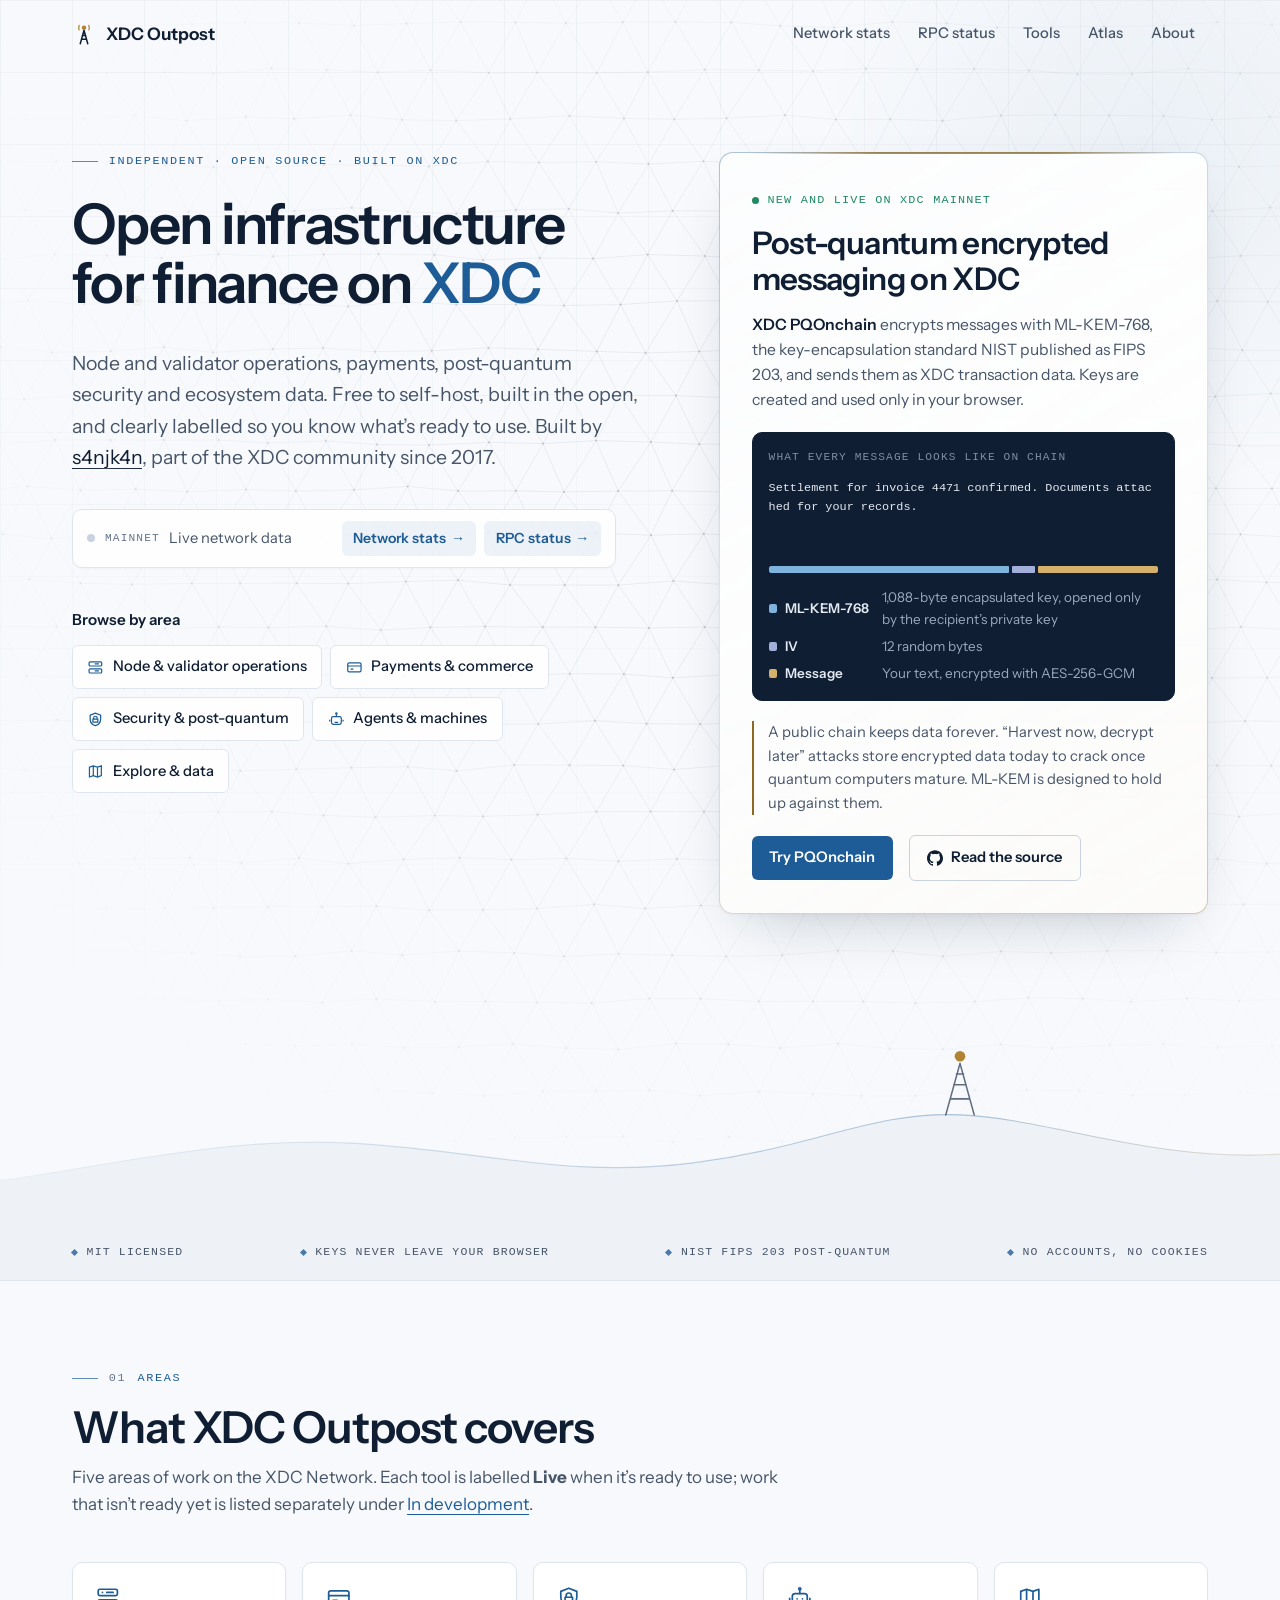
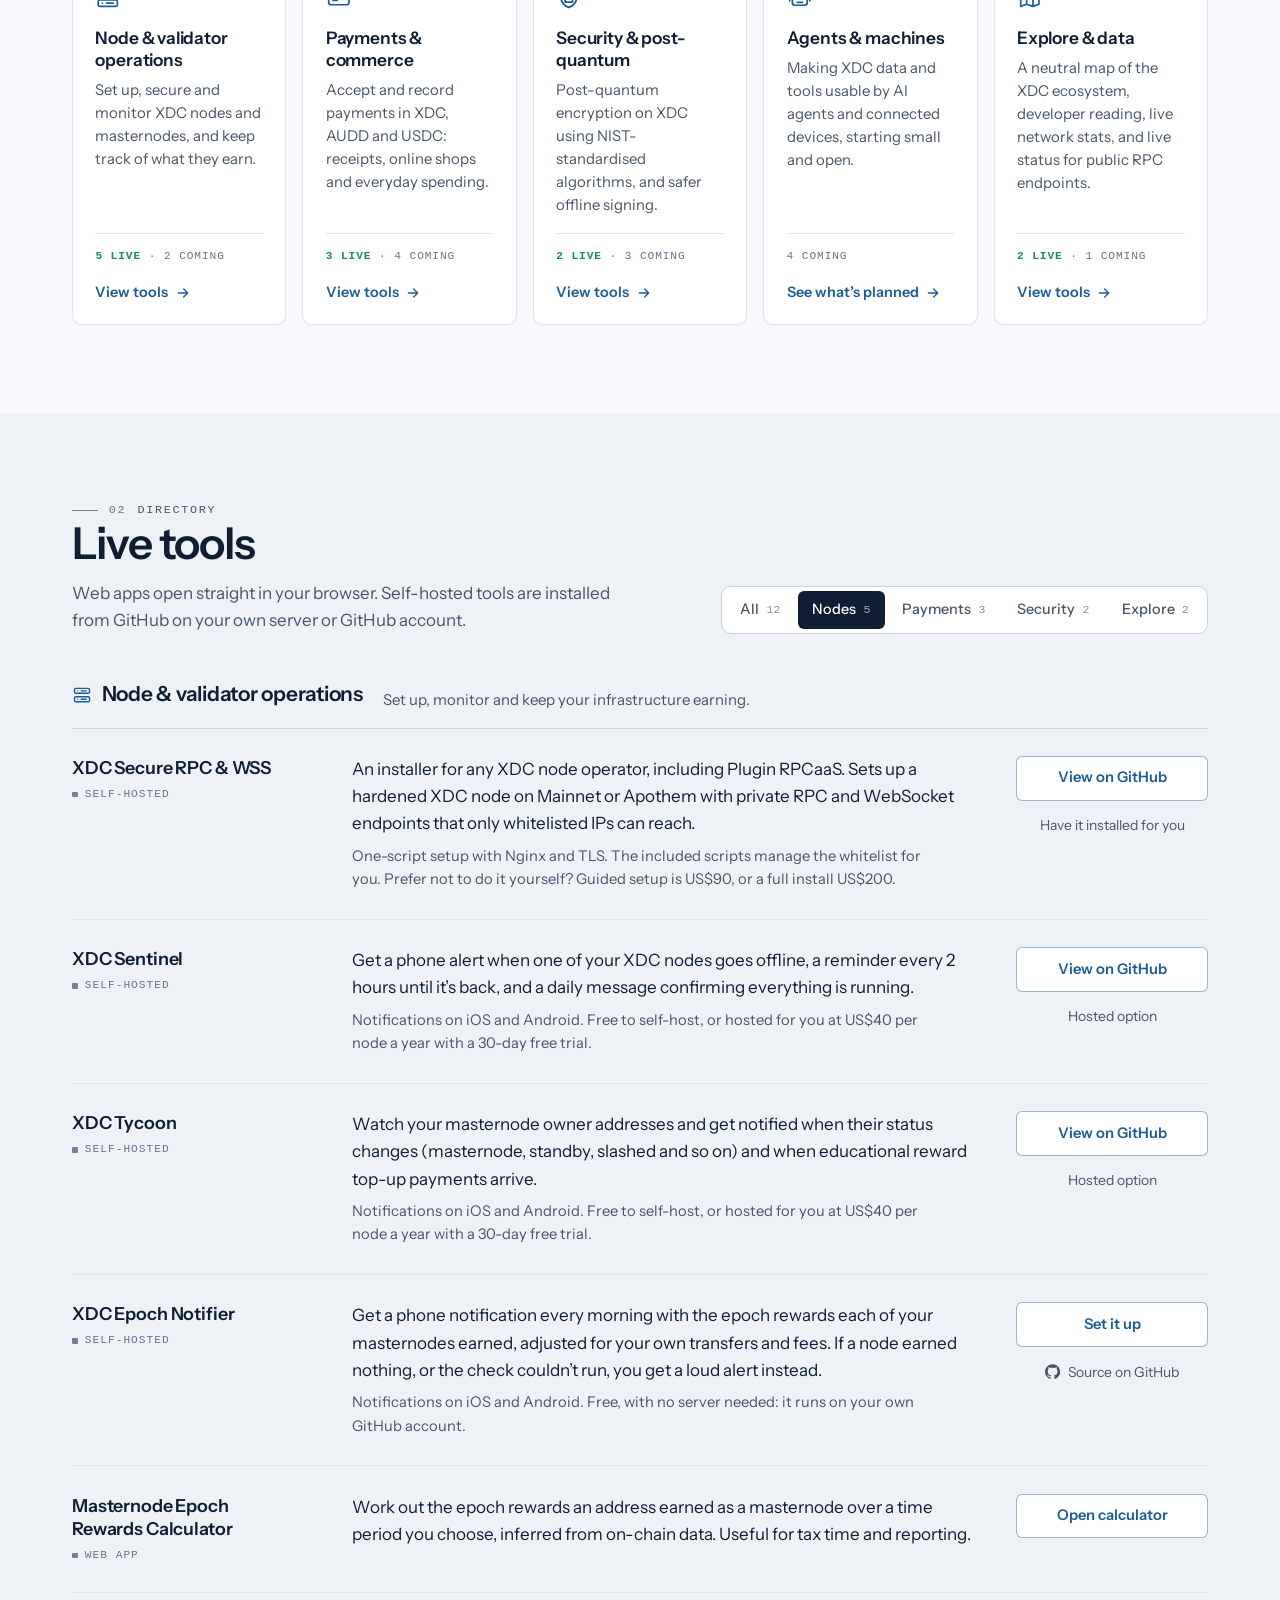
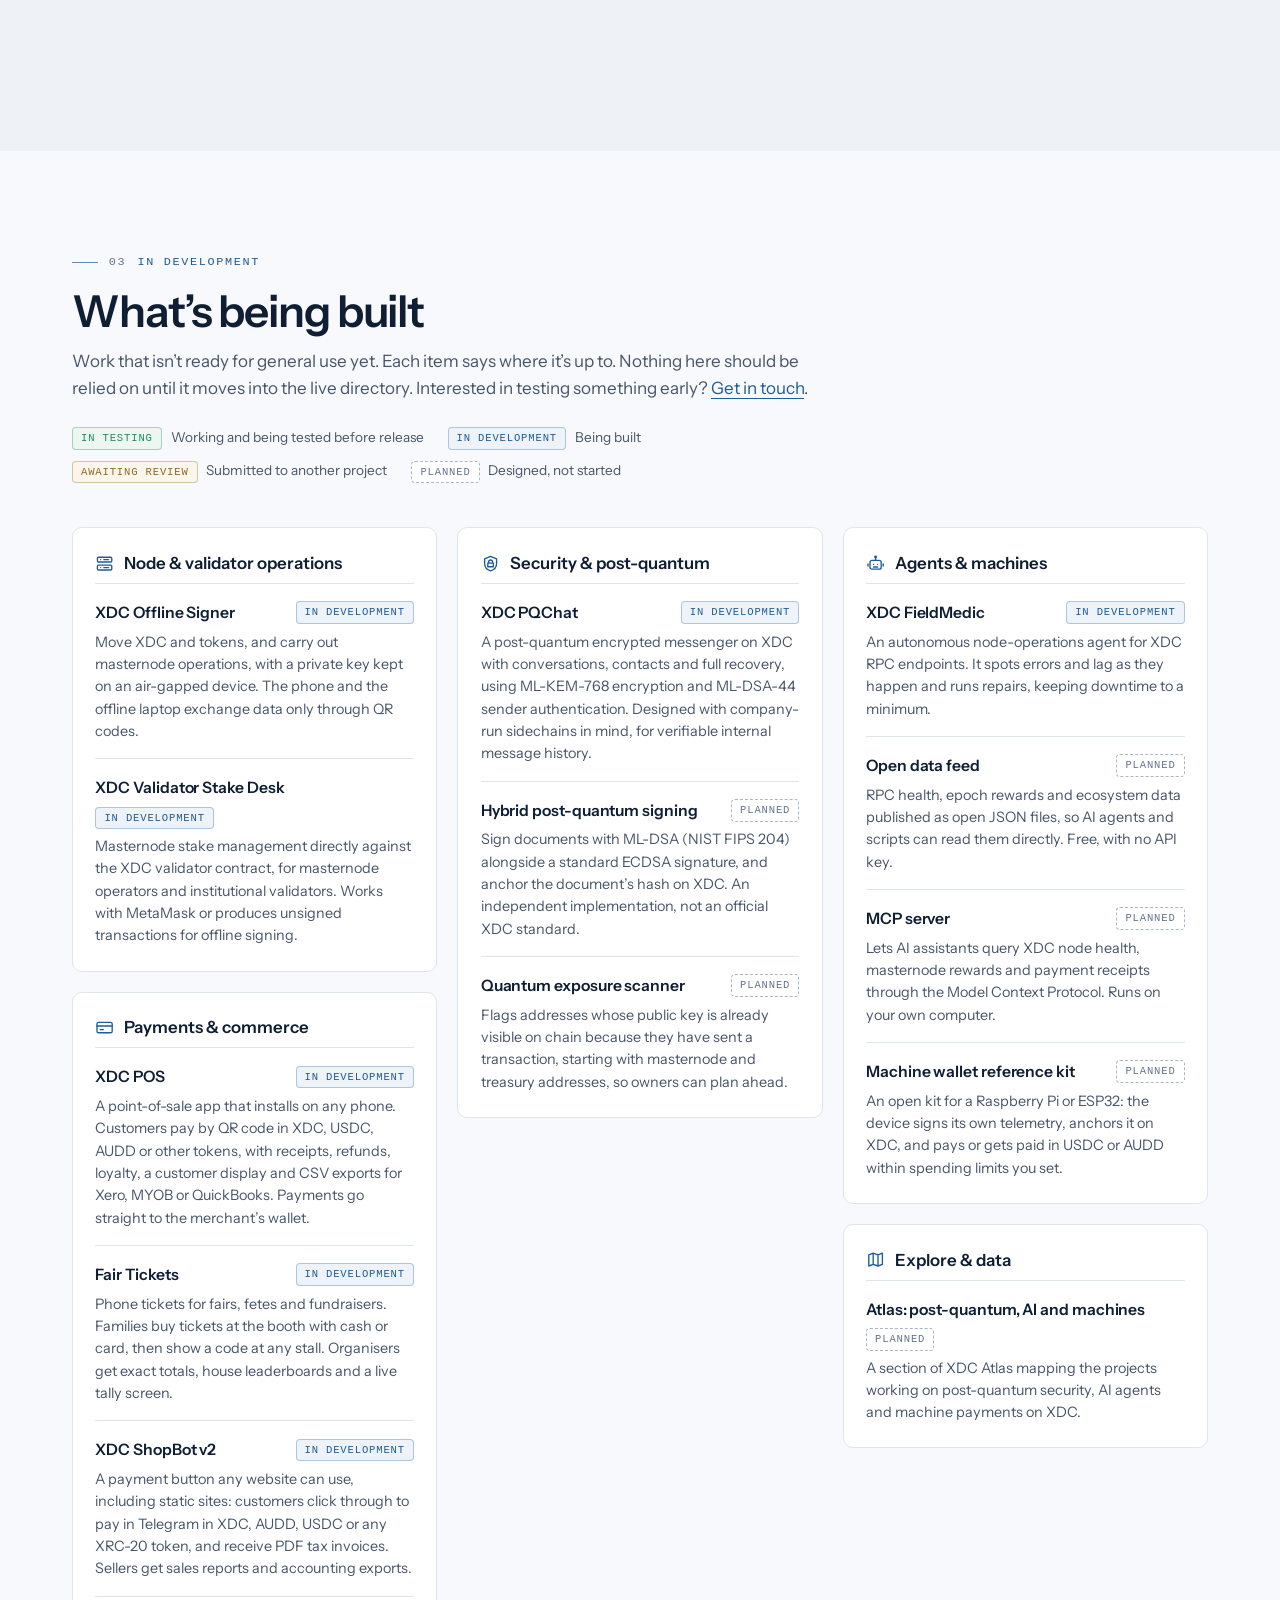
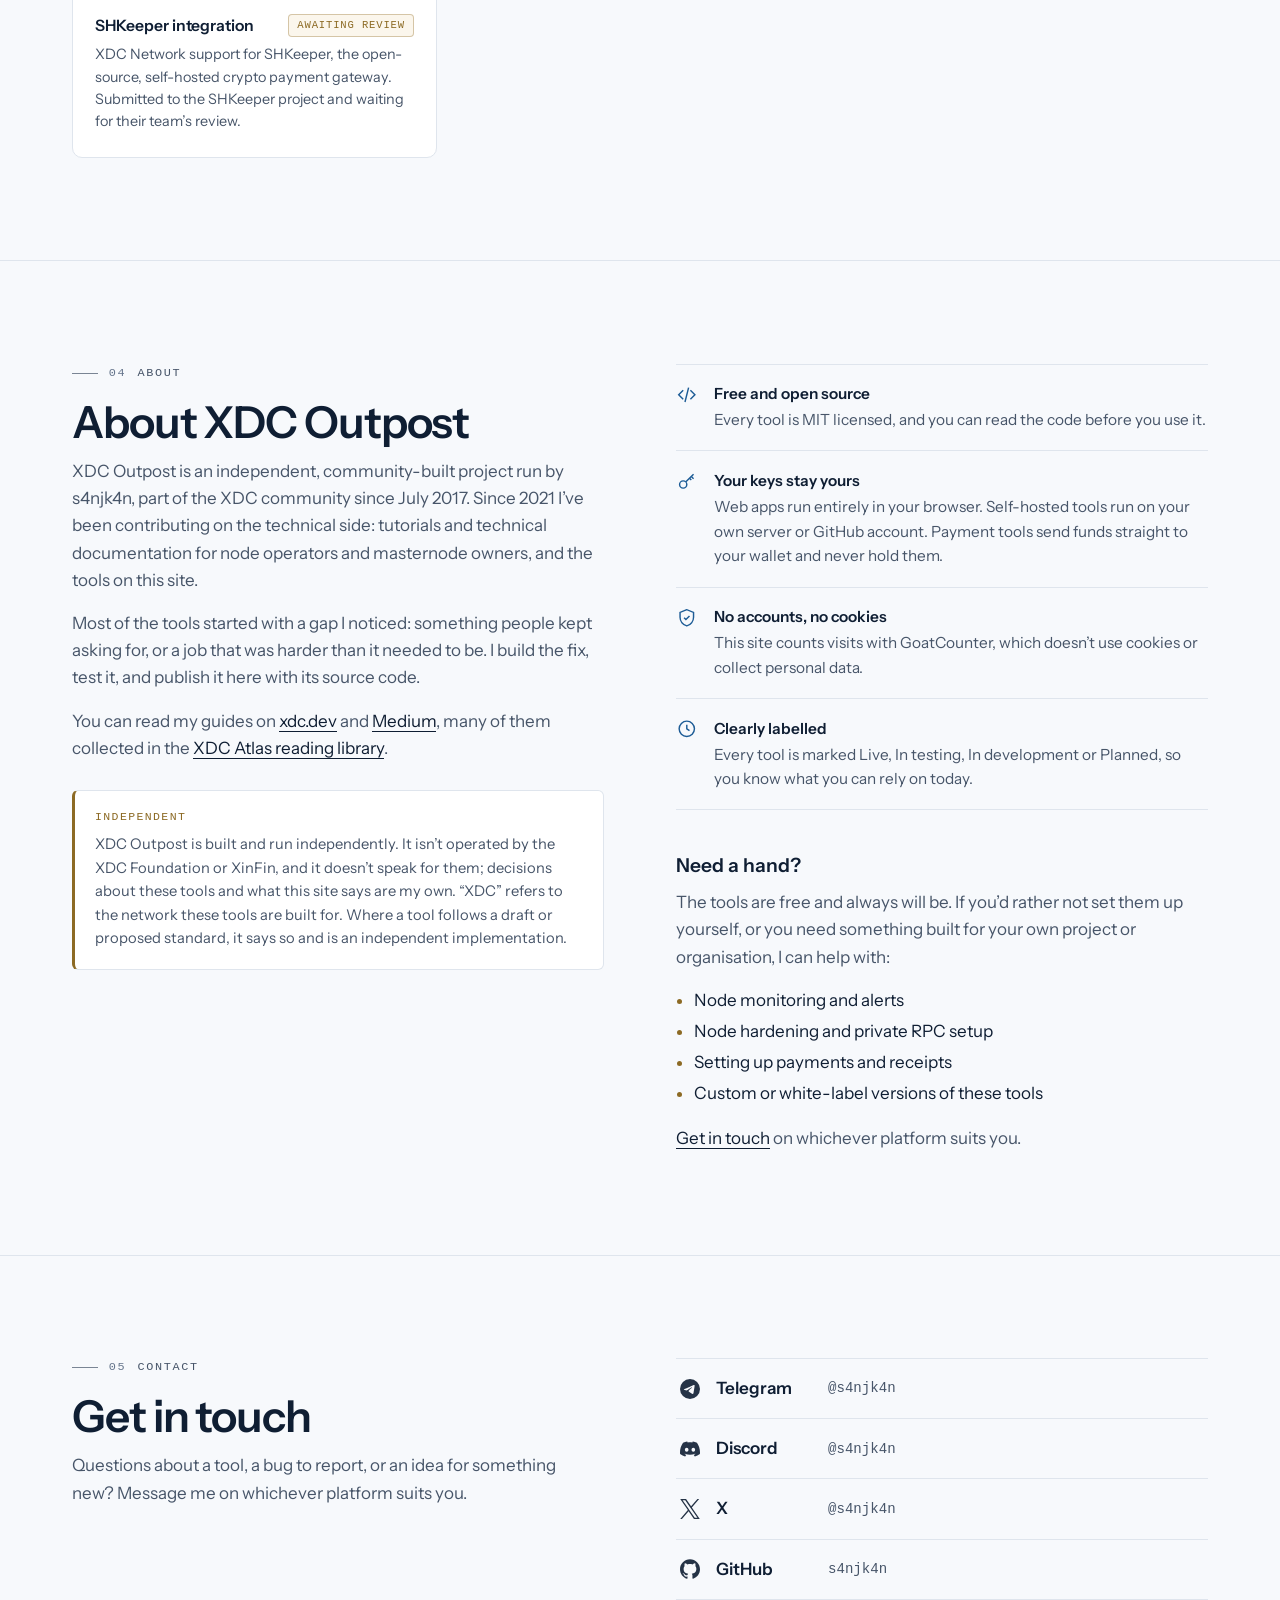
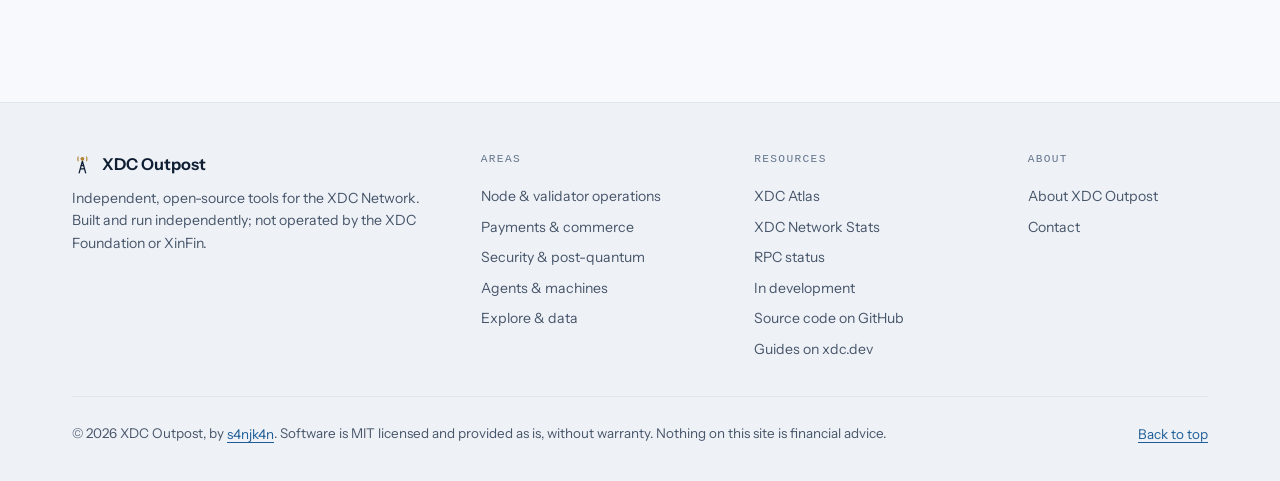
<file: nodes/index.html>
<!DOCTYPE html>
<html lang="en">
<head>
  <meta charset="utf-8">
  <meta name="viewport" content="width=device-width, initial-scale=1">
  <title>XDC node &amp; validator tools · XDC Outpost</title>
  <meta name="robots" content="noindex">
  <!-- Short address: xdcoutpost.xyz/nodes. Change the target here if the page ever moves; links stay the same. -->
  <link rel="canonical" href="https://xdcoutpost.xyz/#nodes">
  <meta http-equiv="refresh" content="0;url=/#nodes">
  <script>location.replace("/#nodes");</script>
  <link rel="icon" href="/assets/favicon.svg" type="image/svg+xml">
  <style>
    body { margin: 0; min-height: 100vh; display: grid; place-items: center; background: #F7F9FC; color: #475569; font: 1.05rem/1.55 "Helvetica Neue", "Segoe UI", sans-serif; }
    a { color: #1D5C96; font-weight: 600; }
  </style>
</head>
<body>
  <p>Opening <a href="/#nodes">XDC node &amp; validator tools</a>…</p>
</body>
</html>
</file>
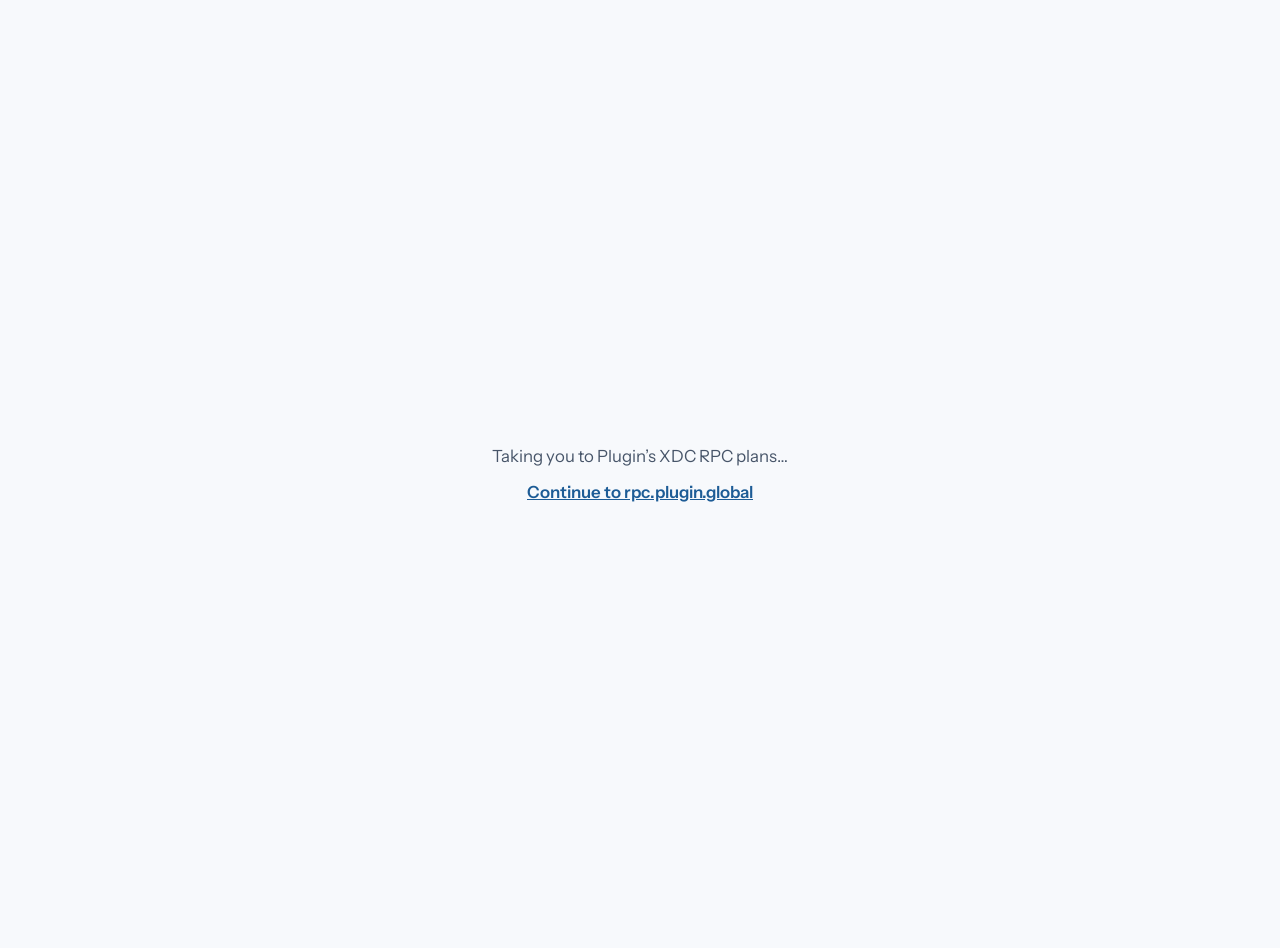
<file: go/plugin-rpc/index.html>
<!DOCTYPE html>
<html lang="en">
<head>
  <meta charset="utf-8">
  <meta name="viewport" content="width=device-width, initial-scale=1">
  <title>Plugin XDC RPC plans · XDC Outpost</title>
  <meta name="robots" content="noindex">
  <meta http-equiv="refresh" content="4;url=https://rpc.plugin.global/?utm_source=xdcoutpost&amp;utm_medium=referral">
  <link rel="icon" href="/assets/favicon.svg" type="image/svg+xml">
  <style>
    @font-face { font-family: "Instrument Sans"; src: url("/assets/fonts/instrument-sans.woff2") format("woff2-variations"); font-weight: 400 700; }
    :root { --night: #F7F9FC; --ink: #0F1E33; --mist: #475569; --signal: #1D5C96; }
    html, body { height: 100%; margin: 0; }
    body { display: grid; place-items: center; background: var(--night); color: var(--ink); font: 1.05rem/1.55 "Instrument Sans", "Helvetica Neue", "Segoe UI", sans-serif; padding: 1.5rem; text-align: center; }
    p { margin: 0 0 .6rem; color: var(--mist); }
    a { color: var(--signal); font-weight: 600; }
    a:focus-visible { outline: 2px solid var(--signal); outline-offset: 3px; border-radius: 4px; }
  </style>
  <script src="/assets/analytics.js"></script>
</head>
<body>
  <main>
    <p>Taking you to Plugin’s XDC RPC plans…</p>
    <a id="go" href="https://rpc.plugin.global/?utm_source=xdcoutpost&amp;utm_medium=referral">Continue to rpc.plugin.global</a>
  </main>
  <script>
    // Counts the referral in GoatCounter (as "referral/plugin-rpc/<from>"), then forwards.
    (function () {
      var from = (new URLSearchParams(location.search).get('from') || 'direct').replace(/[^a-z0-9-]/gi, '').slice(0, 40) || 'direct';
      var dest = 'https://rpc.plugin.global/?utm_source=xdcoutpost&utm_medium=referral&utm_campaign=' + encodeURIComponent(from);
      document.getElementById('go').href = dest;
      var gone = false, tries = 0;
      function go() { if (!gone) { gone = true; location.replace(dest); } }
      var t = setInterval(function () {
        if (window.goatcounter && typeof window.goatcounter.count === 'function') {
          clearInterval(t);
          try { window.goatcounter.count({ path: 'referral/plugin-rpc/' + from, title: 'Plugin RPC referral (' + from + ')', event: true }); } catch (e) {}
          setTimeout(go, 400);
        } else if (++tries > 15) { clearInterval(t); go(); }   // analytics blocked or not loaded: go anyway
      }, 100);
    })();
  </script>
</body>
</html>
</file>
